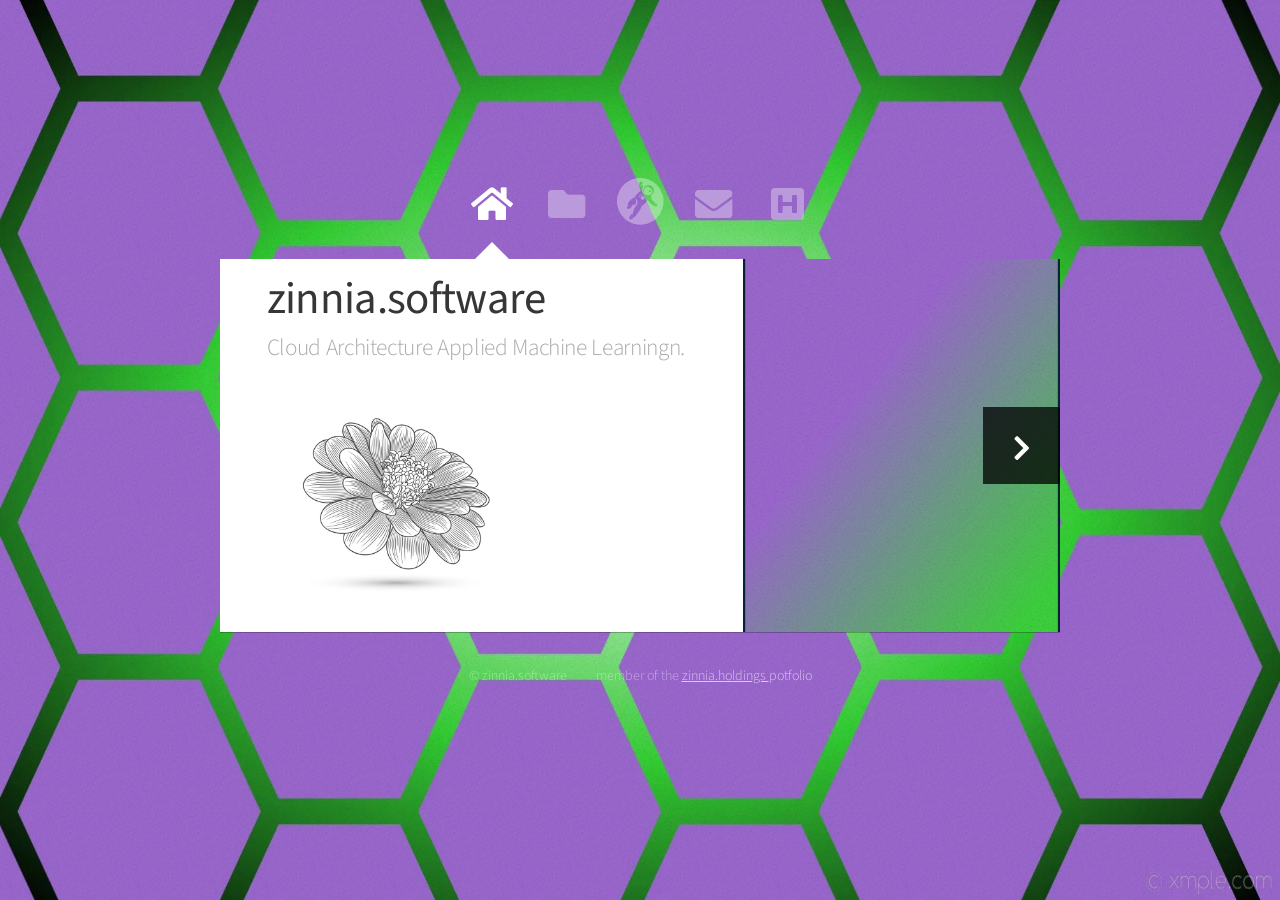
<file: index.html>
<!DOCTYPE HTML>
<!--

-->
<html>
	<head>
		<title>zinnia.software</title>
		<meta charset="utf-8" />
		<meta name="viewport" content="width=device-width, initial-scale=1, user-scalable=no" />
		<link rel="stylesheet" href="assets/css/main.css" />
		<link rel="stylesheet" href="assets/css/font-awesome.min.css">
		<noscript>
			<link rel="stylesheet" href="assets/css/noscript.css" />
		</noscript>
	</head>
	<body class="is-preload">
		
		<!-- Wrapper-->
		<div id="wrapper">
			
			<!-- Nav -->
			<nav id="nav">
				<a href="#" class="icon solid fa-home">
					<span>Home</span>
				</a>
				<a href="#work" class="icon solid fa-folder">
					<span>Portfolio</span>
				</a>
				<a href="basic.html">
					<i class="fa fa-grav" aria-hidden="true">
						
					</i>
					<span>Hyperspace</span>
				</a>
				<a href="mailto:info@zinnia.holdings" class="icon solid fa-envelope">
					<span>Contact</span>
				</a>
				<a href="https://zinnialabs.science/" class="icon solid fa-h-square">
					<span>Headquarters</span>
				</a>
			</nav>
			
			<!-- Main -->
			<div id="main">
				
				<!-- Me -->
				
				<article id="home" class="panel intro">
					<header>
						<h1>zinnia.software</h1>
						<p>Cloud Architecture </ br>
						Applied Machine Learningn. </p>
						
						<div id="container" "col-4 col-6-medium col-12-small">
							<a href="#" class="image fit">
								<img src="images/Ex2.jpg" alt="">
							</a>
						</div>
					</header>
					<a href="#work" class="jumplink pic">
						<span class="arrow icon solid fa-chevron-right">
							<span>Code Packages</span>
						</span>
						<img src="images/me.jpg" alt="" />
					</a>
				</article>
				<!-- Work -->
				<article id="work" class="panel">
					<header>
						<h2>Built under constraints. Deployed in reality.</h2>
						<p>From research to execution surfaces.</p>
					</header>
				</header>
					<a href="https://github.com/paulohl?tab=repositories" 
						class="image fit" 
						style="display: flex; justify-content: left; align-items: center;">
						<img src="images/github.webp" alt="repositories" style="width: 40px; height: 40px;">
					</a>
					<p>GitHub repositories</p>
					<section>
						<div class="row">
							<div id="container"; "col-4 col-4-medium col-12-small">
								<a href="https://github.com/paulohl" 
									class="image fit"
									style="display: flex; justify-content: left; align-items: center;">
									<img src="images/pic00.jpg" alt="repositories">
								</a>
								<p id="text"style="font-size: 18px; color: #FFFFFF;">repositories</p>
							</div>
							<div id="container"; "col-4 col-6-medium col-12-small">
								<a href="https://github.com/paulohl/markdown-cheatsheet/" 
									class="image fit"
									style="display: flex; justify-content: left; align-items: center;">
									<img src="images/pic00.jpg"
										alt="markdown cheat sheet">
								</a>
								<p id="text" style="font-size: 18px; color: #ffffff;">.md cheat sheet</p>
							</div>
							<div id="container" "col-4 col-6-medium col-12-small">
								<a href="https://github.com/paulohl/google-pay-button/" 
									class="image fit" 
									style="display: flex; justify-content: left; align-items: center;">
									<img src="images/pic00.jpg" alt="Google Pay">
								</a>
								<p id="text" style="font-size: 18px; color: #ffffff;">Google Pay</p>
							</div>
							<div id="container" "col-4 col-6-medium col-12-small">
								<a href="https://github.com/paulohl/computer_vision/" 
									class="image fit" 
									style="display: flex; justify-content: left; align-items: center;"><img src="images/pic00.jpg" alt="Computer vision">
								</a>
								<p id="text" 
									style="font-size: 18px; color: #ffffff;">Computer vision</p>
							</div>
							<div id="container" "col-4 col-6-medium col-12-small">
								<a href="https://github.com/paulohl/zinnialabs.science/" 
									class="image fit" 
									style="display: flex; justify-content: left; align-items: center;">
									<img src="images/pic00.jpg" alt="zinnialabs.science">
								</a>
								<p id="text" style="font-size: 18px; color: #ffffff;">zinnialabs.science</p>
							</div>
							<div id="container" "col-4 col-6-medium col-12-small">
								<a href="https://github.com/paulohl/hypothesis-llm/" 
									class="image fit" 
									style="display: flex; justify-content: left; align-items: center;">
									<img src="images/pic00.jpg" 
										alt="Academia.edu LLM Hypothesis">
								</a>
								<p id="text" 
									style="font-size: 18px; color: #FFFFFF;">Academia.edu LLM hypothesis</p>
							</div>
							<div id="container" "col-4 col-6-medium col-12-small">
								<a href="https://github.com/paulohl/published_articles/" 
									class="image fit" 
									style="display: flex; justify-content: left; align-items: center;">
									<img src="images/pic00.jpg" 
										alt="Research Papers">
								</a>
								<p id="text" style="font-size: 18px; color: #ffffff;">Aeticles</p>
							</div>
							<div id="container" "col-4 col-6-medium col-12-small">
								<a href="https://github.com/paulohl/AWS_master_class/" 
									class="image fit" 
									style="display: flex; justify-content: left; align-items: center;">
									<img src="images/pic00.jpg" alt="AWS Master Class">
								</a>
								<p id="text" 
									style="font-size: 18px; color: #ffffff;">AWS Master Class (Manuscript)</p>
							</div>
							<div id="container" "col-4 col-6-medium col-12-small">
								<a href="https://github.com/paulohl/embed_pmnt_processors/" 
								class="image fit" 
								style="display: flex; justify-content: left; align-items: center;">
								<img src="images/pic00.jpg" alt="Embedded payment processors">
								</a>
								<p id="text" style="font-size: 18px; color:#ffffff;">Embedded payment processors</p>
							</div>
							<div id="container" "col-4 col-6-medium col-12-small">
								<a href="https://github.com/paulohl/Gold_Silver_Valuation" 
									class="image fit" 
									style="display: flex; justify-content: left; align-items: center;">
									<img src="images/pic00.jpg" alt="Gold / Silver Macro Economy">
								</a>
								<p id="text" style="font-size: 18px; color: #ffffff;">Gold/Silver Macro Economics</p>
							</div>
							<div id="container" "col-4 col-6-medium col-12-small">
								<a href="https://github.com/paulohl/hyperv-mapper/" 
									class="image fit"lstyle="display: flex; justify-content: left; align-items: center;">
									<img src="images/pic00.jpg" 
										alt="Hyper-V Automation">
								</a>
								<p id="text"style="font-size: 18px; color: #ffffff;">Hyper-V Automation</p>
							</div>
							<div id="container" "col-4 col-6-medium col-12-small">
								<a href="https://github.com/paulohl/hugging_face_diffusers/" 
									class="image fit" 
									style="display: flex; justify-content: left; align-items: center;">
									<img id=ïmage" src="images/pic00.jpg" alt="Hugging Face Diffusers Library (book)">
								</a>
								<p id="text" style="font-size: 18px; color: #ffffff;">Hugging Face Diffusers (Manuscript)</p>
							</div>
						</div>
					</section>
				</article>
			</div>
			
			<!-- Footer -->
			<div id="footer">
				<ul class="copyright">
					<li>&copy; zinnia.software<li>
						
					</li>member of the <a href="http://zinnia.holdings">zinnia.holdings  <a>
					</li>
						<li>   potfolio</li>
				</ul>
			</div>
			</div>
						<script src="assets/js/jquery.min.js">
							
						</script>
						<script src="assets/js/browser.min.js">
							
						</script>
						<script src="assets/js/breakpoints.min.js">
									
						</script>
						<script src="assets/js/util.js">
									
						</script>
						<script src="assets/js/main.js">
								
						</script>
	</body>
</html>
</file>
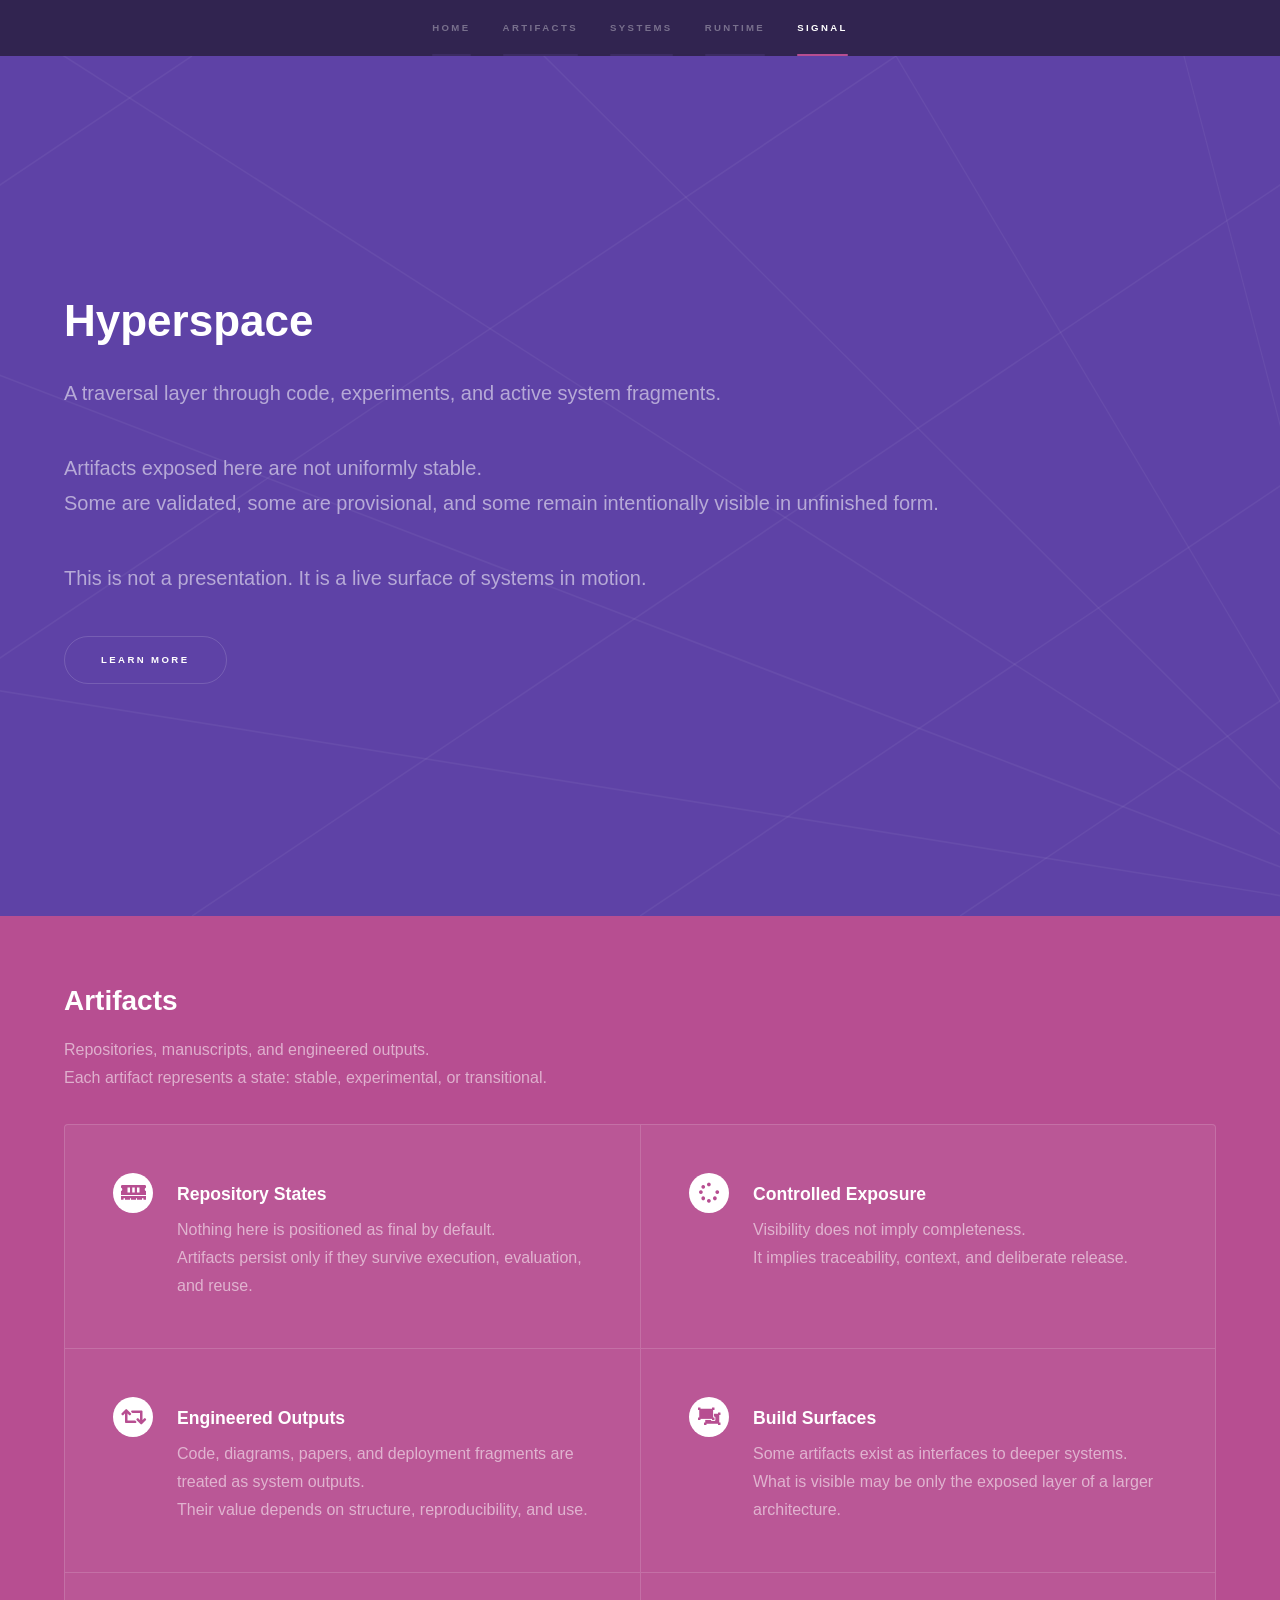
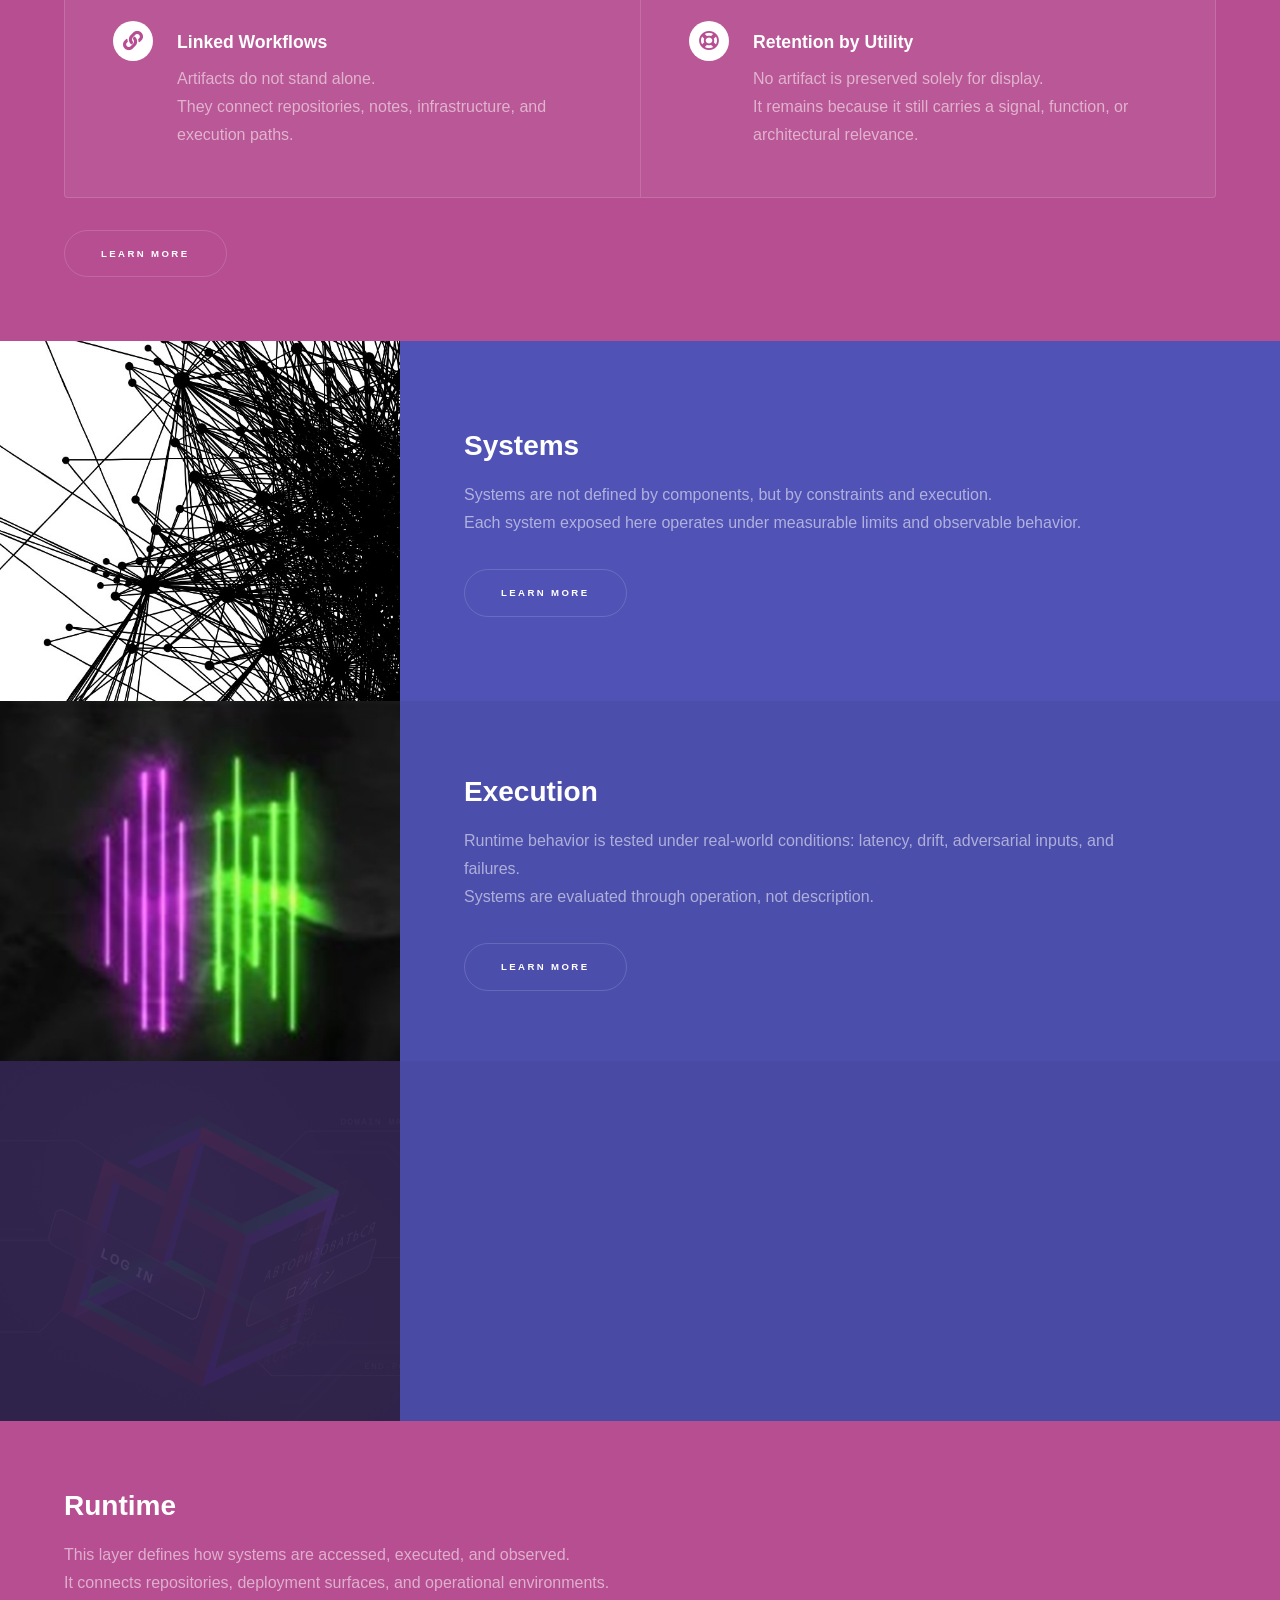
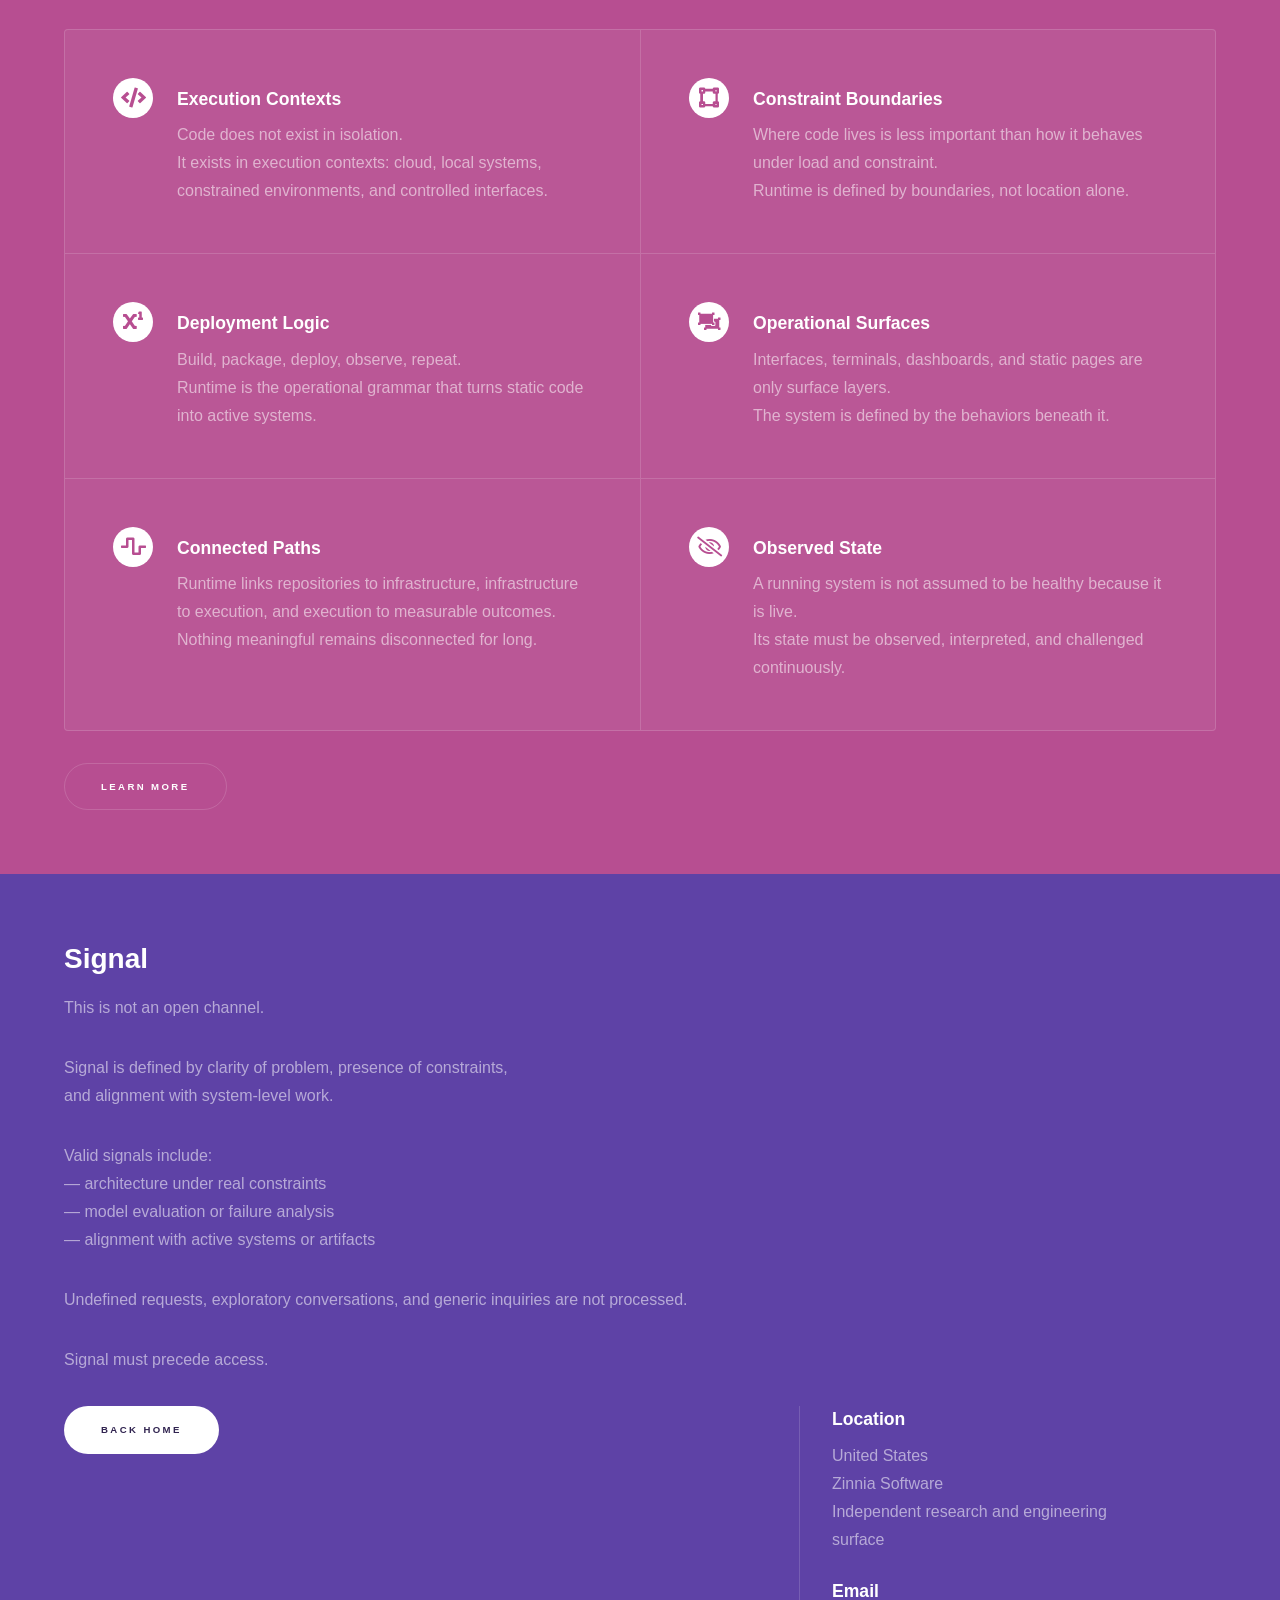
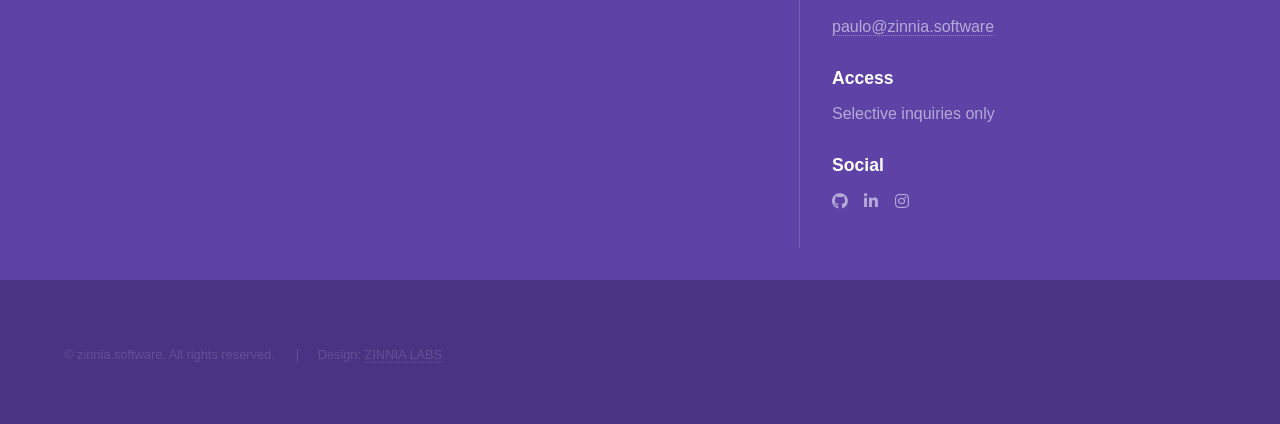
<file: basic.html>
<!DOCTYPE HTML>
<!---->

<html>
	<head>
		<title>Hyperspace by Zinnia Labs</title>
		<meta charset="utf-8" />
		<meta name="viewport" content="width=device-width, initial-scale=1, user-scalable=no" />
		<link rel="stylesheet" href="assets/css/mainS.css" />
		<noscript>
			<link rel="stylesheet" href="assets/css/noscript.css" />
		</noscript>
	</head>
	<body class="is-preload">

		<!-- Sidebar -->
			<section id="sidebar">
				<div class="inner">
					<nav>
						<ul>
							<li>
								<a href="index.html">Home</a>
							</li>
							<li>
								<a href="#zero">Artifacts</a>
							</li>
							<li>
								<a href="#one">Systems</a>
							</li>
							<li>
								<a href="#two">Runtime</a>
							</li>
							<li>
								<a href="#three">Signal</a>
							</li>
						</ul>
					</nav>
				</div>
			</section>

		<!-- Wrapper -->
			<div id="wrapper">

				<!-- Intro -->
					<section id="intro" class="wrapper style1 fullscreen fade-up">
						<div class="inner">
							<h1>Hyperspace</h1>
							<p>A traversal layer through code, experiments, and active system fragments.</p>
							<p>
								Artifacts exposed here are not uniformly stable.<br />
								Some are validated, some are provisional, and some remain intentionally visible in unfinished form.
							</p>
							<p>This is not a presentation. It is a live surface of systems in motion.</p>
							<ul class="actions">
								<li>
									<a href="#one" class="button scrolly">Learn more</a>
								</li>
							</ul>
						</div>
					</section>

					<!-- Zero -->
					<section id="zero" class="wrapper style3 fade-up">
						<div class="inner">
							<h2>Artifacts</h2>
							<p>
								Repositories, manuscripts, and engineered outputs.<br />
								Each artifact represents a state: stable, experimental, or transitional.
							</p>						
							<div class="features">
								<section>
									<span class="icon solid major fa-memory">
										
									</span>
									<h3>Repository States</h3>
									<p>
										Nothing here is positioned as final by default.<br />
										Artifacts persist only if they survive execution, evaluation, and reuse.
									</p>
								</section>
								<section>
									<span class="icon solid major fa-spinner">
										
									</span>
									<h3>Controlled Exposure</h3>
									<p>
										Visibility does not imply completeness.<br />
										It implies traceability, context, and deliberate release.
									</p>
								</section>
								<section>
									<span class="icon solid major fa-retweet">
										
									</span>
									<h3>Engineered Outputs</h3>
									<p>
										Code, diagrams, papers, and deployment fragments are treated as system outputs.<br />
										Their value depends on structure, reproducibility, and use.
									</p>
								</section>
								<section>
									<span class="icon solid major fa-object-ungroup">
										
									</span>
									<h3>Build Surfaces</h3>
									<p>
										Some artifacts exist as interfaces to deeper systems.<br />
										What is visible may be only the exposed layer of a larger architecture.
									</p>
								</section>
								<section>
									<span class="icon solid major fa-link">
										
									</span>
									<h3>Linked Workflows</h3>
									<p>
										Artifacts do not stand alone.<br />
										They connect repositories, notes, infrastructure, and execution paths.
									</p>
								</section>
								<section>
								<span class="icon major fa-life-ring" aria-hidden="true">									
								</span> 
									<h3>Retention by Utility</h3>
									<p>
										No artifact is preserved solely for display.<br />
										It remains because it still carries a signal, function, or architectural relevance.
									</p>
								</section>
							</div>
							<ul class="actions">
								<li>
									<a href="generic.html" class="button">Learn more</a>
								</li>
							</ul>
						</div>
					</section>

				<!-- One -->
					<section id="one" class="wrapper style2 spotlights">
						<section>
							<a href="#" class="image">
								<img src="images/pic01.jpg" alt="" data-position="center center" />
							</a>
							<div class="content">
								<div class="inner">
									<h2>Systems</h2>
									<p>
										Systems are not defined by components, but by constraints and execution.<br />
										Each system exposed here operates under measurable limits and observable behavior.
									</p>
									<ul class="actions">
										<li>
											<a href="generic.html" class="button">Learn more</a>
										</li>
									</ul>
								</div>
							</div>
						</section>
						<section>
							<a href="#" class="image">
								<img src="images/pic02.jpg" alt="" data-position="top center" />
							</a>
							<div class="content">
								<div class="inner">
									<h2>Execution</h2>
									<p>
										Runtime behavior is tested under real-world conditions: latency, drift, adversarial inputs, and failures.<br />
										Systems are evaluated through operation, not description.
									</p>
								
									<ul class="actions">
										<li>
											<a href="generic.html" class="button">Learn more</a>
										</li>
									</ul>
								</div>
							</div>
						</section>
						<section>
							<a href="#" class="image">
								<img src="images/pic03.png" alt="" data-position="25% 25%" />
							</a>
							<div class="content">
								<div class="inner">
									<h2>Evaluation</h2>
									<p>
										Measurement defines validity.<br />
										Outputs are assessed for stability, reproducibility, and alignment with system constraints.
									</p>
									<ul class="actions">
										<li>
											<a href="generic.html" class="button">Learn more</a>
										</li>
									</ul>
								</div>
							</div>
						</section>
					</section>

				<!-- Two -->
					<section id="two" class="wrapper style3 fade-up">
						<div class="inner">
							<h2>Runtime</h2>
							<p>
								This layer defines how systems are accessed, executed, and observed.<br />
								It connects repositories, deployment surfaces, and operational environments.
							</p>
							<div class="features">
								<section>
									<span class="icon solid major fa-code">
										
									</span>
									<h3>Execution Contexts</h3>
									<p>
										Code does not exist in isolation.<br />
										It exists in execution contexts: cloud, local systems, constrained environments, and controlled interfaces.
									</p>
								</section>
								<section>
									<span class="icon solid major fa-vector-square">
										
									</span>
									<h3>Constraint Boundaries</h3>
									<p>
										Where code lives is less important than how it behaves under load and constraint.<br />
										Runtime is defined by boundaries, not location alone.
									</p>
								</section>
								<section>
									<span class="icon solid major fa-superscript">
										
									</span>
									<h3>Deployment Logic</h3>
									<p>
										Build, package, deploy, observe, repeat.<br />
										Runtime is the operational grammar that turns static code into active systems.
									</p>
								</section>
								<section>
									<span class="icon solid major fa-object-ungroup">
										
									</span>
									<h3>Operational Surfaces</h3>
									<p>
										Interfaces, terminals, dashboards, and static pages are only surface layers.<br />
										The system is defined by the behaviors beneath it.
									</p>
								</section>
								<section>
									<span class="icon solid major fa-wave-square">
										
									</span>
									<h3>Connected Paths</h3>
									<p>
										Runtime links repositories to infrastructure, infrastructure to execution, and execution to measurable outcomes.<br />
										Nothing meaningful remains disconnected for long.
									</p>
								</section>
								<section>
									<span class="icon major fa-eye-slash">
										
									</span>
									<h3>Observed State</h3>
									<p>
										A running system is not assumed to be healthy because it is live.<br />
										Its state must be observed, interpreted, and challenged continuously.
									</p>
								</section>
							</div>
							<ul class="actions">
								<li>
									<a href="generic.html" class="button">Learn more</a>
								</li>
							</ul>
						</div>
					</section>

				<!-- Three -->
					<section id="three" class="wrapper style1 fade-up">
						<div class="inner">
							<h2>Signal</h2>
							<p>This is not an open channel.</p>
							<p>
								Signal is defined by clarity of problem, presence of constraints,<br />
								and alignment with system-level work.
							</p>
							<p>
								Valid signals include:<br />
								— architecture under real constraints<br />
								— model evaluation or failure analysis<br />
								— alignment with active systems or artifacts
							</p>
							<p>Undefined requests, exploratory conversations, and generic inquiries are not processed.</p>
							<p>Signal must precede access.</p>
							<div class="split style1">
								<section>
									<ul class="actions">
									    <li>
									        <a href="https://zinnia.software" class="button primary">BACK HOME</a>
									    </li>
									</ul>
								</section>

								<section>
									<ul class="contact">
										<li>
											<h3>Location</h3>
											<span>United States<br />
											Zinnia Software<br />
											Independent research and engineering surface</span>
										</li>
										<li>
											<h3>Email</h3>
											<a href="mailto:paulo@zinnia.software">paulo@zinnia.software</a>
										</li>
										<li>
											<h3>Access</h3>
											<span>Selective inquiries only</span>
										</li>
										<li>
											<h3>Social</h3>
											<ul class="icons">
												<li>
													<a href="#" class="icon brands fa-github">
														<span class="label">GitHub</span>
													</a>
												</li>
												<li>
													<a href="#" class="icon brands fa-linkedin-in">
														<span class="label">LinkedIn</span>
													</a>
												</li>
												<li>
													<a href="#" class="icon brands fa-instagram">
														<span class="label">Instagram</span>
													</a>
												</li>
											</ul>
										</li>
									</ul>
								</section>
							</div>
						</div>
					</section>
			</div>

		<!-- Footer -->
			<footer id="footer" class="wrapper style1-alt">
				<div class="inner">
					<ul class="menu">
						<li>&copy; zinnia.software. All rights reserved.</li>
						<li>Design: <a href="http://zinnia.software">ZINNIA LABS</a></li>
					</ul>
				</div>
			</footer>

		<!-- Scripts -->
		<script src="assets/js/jquery.min.js"></script>
		<script src="assets/js/jquery.scrollex.min.js"></script>
		<script src="assets/js/jquery.scrolly.min.js"></script>
		<script src="assets/js/browser.min.js"></script>
		<script src="assets/js/breakpoints.min.js"></script>
		<script src="assets/js/utilS.js"></script>
		<script src="assets/js/mainS.js"></script>
	</body>
</html>
</file>
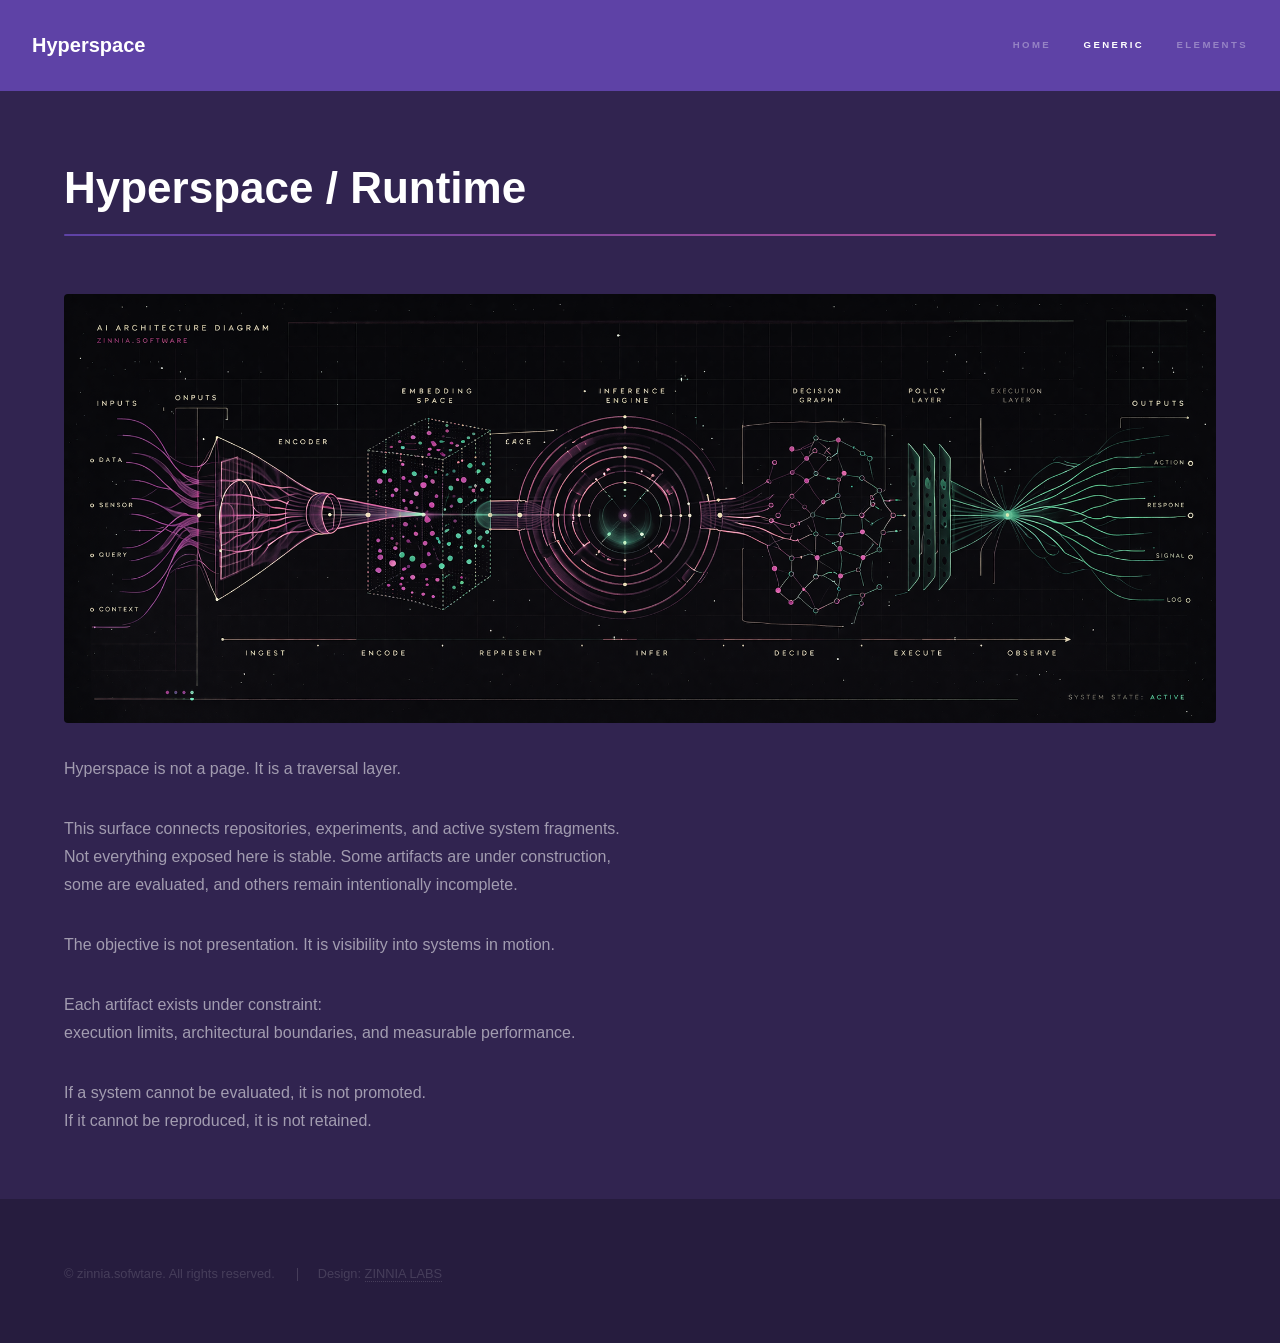
<file: generic.html>
<!DOCTYPE HTML>
<!---->
<html>
	<head>
		<title>Hyperspace / Runtime</title>
		<meta charset="utf-8" />
		<meta name="viewport" content="width=device-width, initial-scale=1, user-scalable=no" />
		<link rel="stylesheet" href="assets/css/mainS.css" />
		<noscript>
			<link rel="stylesheet" href="assets/css/noscript.css" />
		</noscript>
	</head>
	<body class="is-preload">

		<!-- Header -->
			<header id="header">
				<a href="basic.html" class="title">Hyperspace</a>
				<nav>
					<ul>
						<li>
							<a href="basic.html">Home</a>
						</li>
						<li>
							<a href="generic.html" class="active">Generic</a>
						</li>
						<li>
							<a href="elements.html">Elements</a>
						</li>
					</ul>
				</nav>
			</header>

		<!-- Wrapper -->
			<div id="wrapper">

				<!-- Main -->
					<section id="main" class="wrapper">
						<div class="inner">
							<h1 class="major">Hyperspace / Runtime</h1>
							<span class="image fit">
								<img src="images/pic04.png" alt="" />
							</span>
							<p>Hyperspace is not a page. It is a traversal layer.</p>
							<p>This surface connects repositories, experiments, and active system fragments. <br> 
							Not everything exposed here is stable. Some artifacts are under construction, </br >
							some are evaluated, and others remain intentionally incomplete.</p>
							<p>The objective is not presentation. It is visibility into systems in motion.</p>
							<p>Each artifact exists under constraint: <br>
							execution limits, architectural boundaries, and measurable performance.</p>
							<p>If a system cannot be evaluated, it is not promoted. </br>
							If it cannot be reproduced, it is not retained.</p>
						</div>
					</section>

			</div>

		<!-- Footer -->
			<footer id="footer" class="wrapper alt">
				<div class="inner">
					<ul class="menu">
						<li>&copy; zinnia.sofwtare. All rights reserved.</li>
						<li>Design: <a href="http://zinnialabs.science">ZINNIA LABS</a>
						</li>
					</ul>
				</div>
			</footer>

		<!-- Scripts -->
			<script src="assets/js/jquery.min.js">
				
			</script>
		<script src="assets/js/jquery.scrollex.min.js">
			
		</script>
		<script src="assets/js/jquery.scrolly.min.js">
			
		</script>
		<script src="assets/js/browser.min.js">
			
		</script><script src="assets/js/breakpoints.min.js">
			
		</script><script src="assets/js/utilS.js">
			
		</script><script src="assets/js/mainS.js">
			
		</script>

	</body>
</html>
</file>
<file: assets/css/noscript.css>
/*
	Hyperspace by HTML5 UP
	html5up.net | @ajlkn
	Free for personal and commercial use under the CCA 3.0 license (html5up.net/license)
*/

/* Spotlights */

	.spotlights > section > .image:before {
		opacity: 0 !important;
	}

	.spotlights > section > .content > .inner {
		-moz-transform: none !important;
		-webkit-transform: none !important;
		-ms-transform: none !important;
		transform: none !important;
		opacity: 1 !important;
	}

/* Wrapper */

	.wrapper > .inner {
		opacity: 1 !important;
		-moz-transform: none !important;
		-webkit-transform: none !important;
		-ms-transform: none !important;
		transform: none !important;
	}

/* Sidebar */

	#sidebar > .inner {
		opacity: 1 !important;
	}

	#sidebar nav > ul > li {
		-moz-transform: none !important;
		-webkit-transform: none !important;
		-ms-transform: none !important;
		transform: none !important;
		opacity: 1 !important;
	}
</file>
<file: assets/css/main.css>
@import url("https://fonts.googleapis.com/css?family=Source+Sans+Pro:300,400,300italic,400italic");
@import url("fontawesome-all.min.css");

/*
	Astral by HTML5 UP
	html5up.net | @ajlkn
	Free for personal and commercial use under the CCA 3.0 license (html5up.net/license)
*/

html, body, div, span, applet, object,
iframe, h1, h2, h3, h4, h5, h6, p, blockquote,
pre, a, abbr, acronym, address, big, cite,
code, del, dfn, em, img, ins, kbd, q, s, samp,
small, strike, strong, sub, sup, tt, var, b,
u, i, center, dl, dt, dd, ol, ul, li, fieldset,
form, label, legend, table, caption, tbody,
tfoot, thead, tr, th, td, article, aside,
canvas, details, embed, figure, figcaption,
footer, header, hgroup, menu, nav, output, ruby,
section, summary, time, mark, audio, video {
	margin: 0;
	padding: 0;
	border: 0;
	font-size: 100%;
	font: inherit;
	vertical-align: baseline;}

article, aside, details, figcaption, figure,
footer, header, hgroup, menu, nav, section {
	display: block;}

body {
	line-height: 1;
}

ol, ul {
	list-style: none;
}

blockquote, q {
	quotes: none;
}

	blockquote:before, blockquote:after, q:before, q:after {
		content: '';
		content: none;
	}

table {
	border-collapse: collapse;
	border-spacing: 0;
}

body {
	-webkit-text-size-adjust: none;
}

mark {
	background-color: transparent;
	color: inherit;
}

input::-moz-focus-inner {
	border: 0;
	padding: 0;
}

input, select, textarea {
	-moz-appearance: none;
	-webkit-appearance: none;
	-ms-appearance: none;
	appearance: none;
}

/* Row */

	.row {
		display: flex;
		flex-wrap: wrap;
		box-sizing: border-box;
		align-items: stretch;
	}

		.row > * {
			box-sizing: border-box;
		}

		.row.gtr-uniform > * > :last-child {
			margin-bottom: 0;
		}

		.row.aln-left {
			justify-content: flex-start;
		}

		.row.aln-center {
			justify-content: center;
		}

		.row.aln-right {
			justify-content: flex-end;
		}

		.row.aln-top {
			align-items: flex-start;
		}

		.row.aln-middle {
			align-items: center;
		}

		.row.aln-bottom {
			align-items: flex-end;
		}

		.row > .imp {
			order: -1;
		}

		.row > .col-1 {
			width: 8.33333%;
		}

		.row > .off-1 {
			margin-left: 8.33333%;
		}

		.row > .col-2 {
			width: 16.66667%;
		}

		.row > .off-2 {
			margin-left: 16.66667%;
		}

		.row > .col-3 {
			width: 25%;
		}

		.row > .off-3 {
			margin-left: 25%;
		}

		.row > .col-4 {
			width: 33.33333%;
		}

		.row > .off-4 {
			margin-left: 33.33333%;
		}

		.row > .col-5 {
			width: 41.66667%;
		}

		.row > .off-5 {
			margin-left: 41.66667%;
		}

		.row > .col-6 {
			width: 50%;
		}

		.row > .off-6 {
			margin-left: 50%;
		}

		.row > .col-7 {
			width: 58.33333%;
		}

		.row > .off-7 {
			margin-left: 58.33333%;
		}

		.row > .col-8 {
			width: 66.66667%;
		}

		.row > .off-8 {
			margin-left: 66.66667%;
		}

		.row > .col-9 {
			width: 75%;
		}

		.row > .off-9 {
			margin-left: 75%;
		}

		.row > .col-10 {
			width: 83.33333%;
		}

		.row > .off-10 {
			margin-left: 83.33333%;
		}

		.row > .col-11 {
			width: 91.66667%;
		}

		.row > .off-11 {
			margin-left: 91.66667%;
		}

		.row > .col-12 {
			width: 100%;
		}

		.row > .off-12 {
			margin-left: 100%;
		}

		.row.gtr-0 {
			margin-top: 0em;
			margin-left: 0em;
		}

			.row.gtr-0 > * {
				padding: 0em 0 0 0em;
			}

			.row.gtr-0.gtr-uniform {
				margin-top: 0em;
			}

				.row.gtr-0.gtr-uniform > * {
					padding-top: 0em;
				}

		.row.gtr-25 {
			margin-top: -0.3125em;
			margin-left: -0.3125em;
		}

			.row.gtr-25 > * {
				padding: 0.3125em 0 0 0.3125em;
			}

			.row.gtr-25.gtr-uniform {
				margin-top: -0.3125em;
			}

				.row.gtr-25.gtr-uniform > * {
					padding-top: 0.3125em;
				}

		.row.gtr-50 {
			margin-top: -0.625em;
			margin-left: -0.625em;
		}

			.row.gtr-50 > * {
				padding: 0.625em 0 0 0.625em;
			}

			.row.gtr-50.gtr-uniform {
				margin-top: -0.625em;
			}

				.row.gtr-50.gtr-uniform > * {
					padding-top: 0.625em;
				}

		.row {
			margin-top: -1.25em;
			margin-left: -1.25em;
		}

			.row > * {
				padding: 1.25em 0 0 1.25em;
			}

			.row.gtr-uniform {
				margin-top: -1.25em;
			}

				.row.gtr-uniform > * {
					padding-top: 1.25em;
				}

		.row.gtr-150 {
			margin-top: -1.875em;
			margin-left: -1.875em;
		}

			.row.gtr-150 > * {
				padding: 1.875em 0 0 1.875em;
			}

			.row.gtr-150.gtr-uniform {
				margin-top: -1.875em;
			}

				.row.gtr-150.gtr-uniform > * {
					padding-top: 1.875em;
				}

		.row.gtr-200 {
			margin-top: -2.5em;
			margin-left: -2.5em;
		}

			.row.gtr-200 > * {
				padding: 2.5em 0 0 2.5em;
			}

			.row.gtr-200.gtr-uniform {
				margin-top: -2.5em;
			}

				.row.gtr-200.gtr-uniform > * {
					padding-top: 2.5em;
				}

		@media screen and (max-width: 1680px) {

			.row {
				display: flex;
				flex-wrap: wrap;
				box-sizing: border-box;
				align-items: stretch;
			}

				.row > * {
					box-sizing: border-box;
				}

				.row.gtr-uniform > * > :last-child {
					margin-bottom: 0;
				}

				.row.aln-left {
					justify-content: flex-start;
				}

				.row.aln-center {
					justify-content: center;
				}

				.row.aln-right {
					justify-content: flex-end;
				}

				.row.aln-top {
					align-items: flex-start;
				}

				.row.aln-middle {
					align-items: center;
				}

				.row.aln-bottom {
					align-items: flex-end;
				}

				.row > .imp-xlarge {
					order: -1;
				}

				.row > .col-1-xlarge {
					width: 8.33333%;
				}

				.row > .off-1-xlarge {
					margin-left: 8.33333%;
				}

				.row > .col-2-xlarge {
					width: 16.66667%;
				}

				.row > .off-2-xlarge {
					margin-left: 16.66667%;
				}

				.row > .col-3-xlarge {
					width: 25%;
				}

				.row > .off-3-xlarge {
					margin-left: 25%;
				}

				.row > .col-4-xlarge {
					width: 33.33333%;
				}

				.row > .off-4-xlarge {
					margin-left: 33.33333%;
				}

				.row > .col-5-xlarge {
					width: 41.66667%;
				}

				.row > .off-5-xlarge {
					margin-left: 41.66667%;
				}

				.row > .col-6-xlarge {
					width: 50%;
				}

				.row > .off-6-xlarge {
					margin-left: 50%;
				}

				.row > .col-7-xlarge {
					width: 58.33333%;
				}

				.row > .off-7-xlarge {
					margin-left: 58.33333%;
				}

				.row > .col-8-xlarge {
					width: 66.66667%;
				}

				.row > .off-8-xlarge {
					margin-left: 66.66667%;
				}

				.row > .col-9-xlarge {
					width: 75%;
				}

				.row > .off-9-xlarge {
					margin-left: 75%;
				}

				.row > .col-10-xlarge {
					width: 83.33333%;
				}

				.row > .off-10-xlarge {
					margin-left: 83.33333%;
				}

				.row > .col-11-xlarge {
					width: 91.66667%;
				}

				.row > .off-11-xlarge {
					margin-left: 91.66667%;
				}

				.row > .col-12-xlarge {
					width: 100%;
				}

				.row > .off-12-xlarge {
					margin-left: 100%;
				}

				.row.gtr-0 {
					margin-top: 0em;
					margin-left: 0em;
				}

					.row.gtr-0 > * {
						padding: 0em 0 0 0em;
					}

					.row.gtr-0.gtr-uniform {
						margin-top: 0em;
					}

						.row.gtr-0.gtr-uniform > * {
							padding-top: 0em;
						}

				.row.gtr-25 {
					margin-top: -0.3125em;
					margin-left: -0.3125em;
				}

					.row.gtr-25 > * {
						padding: 0.3125em 0 0 0.3125em;
					}

					.row.gtr-25.gtr-uniform {
						margin-top: -0.3125em;
					}

						.row.gtr-25.gtr-uniform > * {
							padding-top: 0.3125em;
						}

				.row.gtr-50 {
					margin-top: -0.625em;
					margin-left: -0.625em;
				}

					.row.gtr-50 > * {
						padding: 0.625em 0 0 0.625em;
					}

					.row.gtr-50.gtr-uniform {
						margin-top: -0.625em;
					}

						.row.gtr-50.gtr-uniform > * {
							padding-top: 0.625em;
						}

				.row {
					margin-top: -1.25em;
					margin-left: -1.25em;
				}

					.row > * {
						padding: 1.25em 0 0 1.25em;
					}

					.row.gtr-uniform {
						margin-top: -1.25em;
					}

						.row.gtr-uniform > * {
							padding-top: 1.25em;
						}

				.row.gtr-150 {
					margin-top: -1.875em;
					margin-left: -1.875em;
				}

					.row.gtr-150 > * {
						padding: 1.875em 0 0 1.875em;
					}

					.row.gtr-150.gtr-uniform {
						margin-top: -1.875em;
					}

						.row.gtr-150.gtr-uniform > * {
							padding-top: 1.875em;
						}

				.row.gtr-200 {
					margin-top: -2.5em;
					margin-left: -2.5em;
				}

					.row.gtr-200 > * {
						padding: 2.5em 0 0 2.5em;
					}

					.row.gtr-200.gtr-uniform {
						margin-top: -2.5em;
					}

						.row.gtr-200.gtr-uniform > * {
							padding-top: 2.5em;
						}

		}

		@media screen and (max-width: 1280px) {

			.row {
				display: flex;
				flex-wrap: wrap;
				box-sizing: border-box;
				align-items: stretch;
			}

				.row > * {
					box-sizing: border-box;
				}

				.row.gtr-uniform > * > :last-child {
					margin-bottom: 0;
				}

				.row.aln-left {
					justify-content: flex-start;
				}

				.row.aln-center {
					justify-content: center;
				}

				.row.aln-right {
					justify-content: flex-end;
				}

				.row.aln-top {
					align-items: flex-start;
				}

				.row.aln-middle {
					align-items: center;
				}

				.row.aln-bottom {
					align-items: flex-end;
				}

				.row > .imp-large {
					order: -1;
				}

				.row > .col-1-large {
					width: 8.33333%;
				}

				.row > .off-1-large {
					margin-left: 8.33333%;
				}

				.row > .col-2-large {
					width: 16.66667%;
				}

				.row > .off-2-large {
					margin-left: 16.66667%;
				}

				.row > .col-3-large {
					width: 25%;
				}

				.row > .off-3-large {
					margin-left: 25%;
				}

				.row > .col-4-large {
					width: 33.33333%;
				}

				.row > .off-4-large {
					margin-left: 33.33333%;
				}

				.row > .col-5-large {
					width: 41.66667%;
				}

				.row > .off-5-large {
					margin-left: 41.66667%;
				}

				.row > .col-6-large {
					width: 50%;
				}

				.row > .off-6-large {
					margin-left: 50%;
				}

				.row > .col-7-large {
					width: 58.33333%;
				}

				.row > .off-7-large {
					margin-left: 58.33333%;
				}

				.row > .col-8-large {
					width: 66.66667%;
				}

				.row > .off-8-large {
					margin-left: 66.66667%;
				}

				.row > .col-9-large {
					width: 75%;
				}

				.row > .off-9-large {
					margin-left: 75%;
				}

				.row > .col-10-large {
					width: 83.33333%;
				}

				.row > .off-10-large {
					margin-left: 83.33333%;
				}

				.row > .col-11-large {
					width: 91.66667%;
				}

				.row > .off-11-large {
					margin-left: 91.66667%;
				}

				.row > .col-12-large {
					width: 100%;
				}

				.row > .off-12-large {
					margin-left: 100%;
				}

				.row.gtr-0 {
					margin-top: 0em;
					margin-left: 0em;
				}

					.row.gtr-0 > * {
						padding: 0em 0 0 0em;
					}

					.row.gtr-0.gtr-uniform {
						margin-top: 0em;
					}

						.row.gtr-0.gtr-uniform > * {
							padding-top: 0em;
						}

				.row.gtr-25 {
					margin-top: -0.3125em;
					margin-left: -0.3125em;
				}

					.row.gtr-25 > * {
						padding: 0.3125em 0 0 0.3125em;
					}

					.row.gtr-25.gtr-uniform {
						margin-top: -0.3125em;
					}

						.row.gtr-25.gtr-uniform > * {
							padding-top: 0.3125em;
						}

				.row.gtr-50 {
					margin-top: -0.625em;
					margin-left: -0.625em;
				}

					.row.gtr-50 > * {
						padding: 0.625em 0 0 0.625em;
					}

					.row.gtr-50.gtr-uniform {
						margin-top: -0.625em;
					}

						.row.gtr-50.gtr-uniform > * {
							padding-top: 0.625em;
						}

				.row {
					margin-top: -1.25em;
					margin-left: -1.25em;
				}

					.row > * {
						padding: 1.25em 0 0 1.25em;
					}

					.row.gtr-uniform {
						margin-top: -1.25em;
					}

						.row.gtr-uniform > * {
							padding-top: 1.25em;
						}

				.row.gtr-150 {
					margin-top: -1.875em;
					margin-left: -1.875em;
				}

					.row.gtr-150 > * {
						padding: 1.875em 0 0 1.875em;
					}

					.row.gtr-150.gtr-uniform {
						margin-top: -1.875em;
					}

						.row.gtr-150.gtr-uniform > * {
							padding-top: 1.875em;
						}

				.row.gtr-200 {
					margin-top: -2.5em;
					margin-left: -2.5em;
				}

					.row.gtr-200 > * {
						padding: 2.5em 0 0 2.5em;
					}

					.row.gtr-200.gtr-uniform {
						margin-top: -2.5em;
					}

						.row.gtr-200.gtr-uniform > * {
							padding-top: 2.5em;
						}

		}

		@media screen and (max-width: 980px) {

			.row {
				display: flex;
				flex-wrap: wrap;
				box-sizing: border-box;
				align-items: stretch;
			}

				.row > * {
					box-sizing: border-box;
				}

				.row.gtr-uniform > * > :last-child {
					margin-bottom: 0;
				}

				.row.aln-left {
					justify-content: flex-start;
				}

				.row.aln-center {
					justify-content: center;
				}

				.row.aln-right {
					justify-content: flex-end;
				}

				.row.aln-top {
					align-items: flex-start;
				}

				.row.aln-middle {
					align-items: center;
				}

				.row.aln-bottom {
					align-items: flex-end;
				}

				.row > .imp-medium {
					order: -1;
				}

				.row > .col-1-medium {
					width: 8.33333%;
				}

				.row > .off-1-medium {
					margin-left: 8.33333%;
				}

				.row > .col-2-medium {
					width: 16.66667%;
				}

				.row > .off-2-medium {
					margin-left: 16.66667%;
				}

				.row > .col-3-medium {
					width: 25%;
				}

				.row > .off-3-medium {
					margin-left: 25%;
				}

				.row > .col-4-medium {
					width: 33.33333%;
				}

				.row > .off-4-medium {
					margin-left: 33.33333%;
				}

				.row > .col-5-medium {
					width: 41.66667%;
				}

				.row > .off-5-medium {
					margin-left: 41.66667%;
				}

				.row > .col-6-medium {
					width: 50%;
				}

				.row > .off-6-medium {
					margin-left: 50%;
				}

				.row > .col-7-medium {
					width: 58.33333%;
				}

				.row > .off-7-medium {
					margin-left: 58.33333%;
				}

				.row > .col-8-medium {
					width: 66.66667%;
				}

				.row > .off-8-medium {
					margin-left: 66.66667%;
				}

				.row > .col-9-medium {
					width: 75%;
				}

				.row > .off-9-medium {
					margin-left: 75%;
				}

				.row > .col-10-medium {
					width: 83.33333%;
				}

				.row > .off-10-medium {
					margin-left: 83.33333%;
				}

				.row > .col-11-medium {
					width: 91.66667%;
				}

				.row > .off-11-medium {
					margin-left: 91.66667%;
				}

				.row > .col-12-medium {
					width: 100%;
				}

				.row > .off-12-medium {
					margin-left: 100%;
				}

				.row.gtr-0 {
					margin-top: 0em;
					margin-left: 0em;
				}

					.row.gtr-0 > * {
						padding: 0em 0 0 0em;
					}

					.row.gtr-0.gtr-uniform {
						margin-top: 0em;
					}

						.row.gtr-0.gtr-uniform > * {
							padding-top: 0em;
						}

				.row.gtr-25 {
					margin-top: -0.3125em;
					margin-left: -0.3125em;
				}

					.row.gtr-25 > * {
						padding: 0.3125em 0 0 0.3125em;
					}

					.row.gtr-25.gtr-uniform {
						margin-top: -0.3125em;
					}

						.row.gtr-25.gtr-uniform > * {
							padding-top: 0.3125em;
						}

				.row.gtr-50 {
					margin-top: -0.625em;
					margin-left: -0.625em;
				}

					.row.gtr-50 > * {
						padding: 0.625em 0 0 0.625em;
					}

					.row.gtr-50.gtr-uniform {
						margin-top: -0.625em;
					}

						.row.gtr-50.gtr-uniform > * {
							padding-top: 0.625em;
						}

				.row {
					margin-top: -1.25em;
					margin-left: -1.25em;
				}

					.row > * {
						padding: 1.25em 0 0 1.25em;
					}

					.row.gtr-uniform {
						margin-top: -1.25em;
					}

						.row.gtr-uniform > * {
							padding-top: 1.25em;
						}

				.row.gtr-150 {
					margin-top: -1.875em;
					margin-left: -1.875em;
				}

					.row.gtr-150 > * {
						padding: 1.875em 0 0 1.875em;
					}

					.row.gtr-150.gtr-uniform {
						margin-top: -1.875em;
					}

						.row.gtr-150.gtr-uniform > * {
							padding-top: 1.875em;
						}

				.row.gtr-200 {
					margin-top: -2.5em;
					margin-left: -2.5em;
				}

					.row.gtr-200 > * {
						padding: 2.5em 0 0 2.5em;
					}

					.row.gtr-200.gtr-uniform {
						margin-top: -2.5em;
					}

						.row.gtr-200.gtr-uniform > * {
							padding-top: 2.5em;
						}

		}

		@media screen and (max-width: 736px) {

			.row {
				display: flex;
				flex-wrap: wrap;
				box-sizing: border-box;
				align-items: stretch;
			}

				.row > * {
					box-sizing: border-box;
				}

				.row.gtr-uniform > * > :last-child {
					margin-bottom: 0;
				}

				.row.aln-left {
					justify-content: flex-start;
				}

				.row.aln-center {
					justify-content: center;
				}

				.row.aln-right {
					justify-content: flex-end;
				}

				.row.aln-top {
					align-items: flex-start;
				}

				.row.aln-middle {
					align-items: center;
				}

				.row.aln-bottom {
					align-items: flex-end;
				}

				.row > .imp-small {
					order: -1;
				}

				.row > .col-1-small {
					width: 8.33333%;
				}

				.row > .off-1-small {
					margin-left: 8.33333%;
				}

				.row > .col-2-small {
					width: 16.66667%;
				}

				.row > .off-2-small {
					margin-left: 16.66667%;
				}

				.row > .col-3-small {
					width: 25%;
				}

				.row > .off-3-small {
					margin-left: 25%;
				}

				.row > .col-4-small {
					width: 33.33333%;
				}

				.row > .off-4-small {
					margin-left: 33.33333%;
				}

				.row > .col-5-small {
					width: 41.66667%;
				}

				.row > .off-5-small {
					margin-left: 41.66667%;
				}

				.row > .col-6-small {
					width: 50%;
				}

				.row > .off-6-small {
					margin-left: 50%;
				}

				.row > .col-7-small {
					width: 58.33333%;
				}

				.row > .off-7-small {
					margin-left: 58.33333%;
				}

				.row > .col-8-small {
					width: 66.66667%;
				}

				.row > .off-8-small {
					margin-left: 66.66667%;
				}

				.row > .col-9-small {
					width: 75%;
				}

				.row > .off-9-small {
					margin-left: 75%;
				}

				.row > .col-10-small {
					width: 83.33333%;
				}

				.row > .off-10-small {
					margin-left: 83.33333%;
				}

				.row > .col-11-small {
					width: 91.66667%;
				}

				.row > .off-11-small {
					margin-left: 91.66667%;
				}

				.row > .col-12-small {
					width: 100%;
				}

				.row > .off-12-small {
					margin-left: 100%;
				}

				.row.gtr-0 {
					margin-top: 0em;
					margin-left: 0em;
				}

					.row.gtr-0 > * {
						padding: 0em 0 0 0em;
					}

					.row.gtr-0.gtr-uniform {
						margin-top: 0em;
					}

						.row.gtr-0.gtr-uniform > * {
							padding-top: 0em;
						}

				.row.gtr-25 {
					margin-top: -0.3125em;
					margin-left: -0.3125em;
				}

					.row.gtr-25 > * {
						padding: 0.3125em 0 0 0.3125em;
					}

					.row.gtr-25.gtr-uniform {
						margin-top: -0.3125em;
					}

						.row.gtr-25.gtr-uniform > * {
							padding-top: 0.3125em;
						}

				.row.gtr-50 {
					margin-top: -0.625em;
					margin-left: -0.625em;
				}

					.row.gtr-50 > * {
						padding: 0.625em 0 0 0.625em;
					}

					.row.gtr-50.gtr-uniform {
						margin-top: -0.625em;
					}

						.row.gtr-50.gtr-uniform > * {
							padding-top: 0.625em;
						}

				.row {
					margin-top: -1.25em;
					margin-left: -1.25em;
				}

					.row > * {
						padding: 1.25em 0 0 1.25em;
					}

					.row.gtr-uniform {
						margin-top: -1.25em;
					}

						.row.gtr-uniform > * {
							padding-top: 1.25em;
						}

				.row.gtr-150 {
					margin-top: -1.875em;
					margin-left: -1.875em;
				}

					.row.gtr-150 > * {
						padding: 1.875em 0 0 1.875em;
					}

					.row.gtr-150.gtr-uniform {
						margin-top: -1.875em;
					}

						.row.gtr-150.gtr-uniform > * {
							padding-top: 1.875em;
						}

				.row.gtr-200 {
					margin-top: -2.5em;
					margin-left: -2.5em;
				}

					.row.gtr-200 > * {
						padding: 2.5em 0 0 2.5em;
					}

					.row.gtr-200.gtr-uniform {
						margin-top: -2.5em;
					}

						.row.gtr-200.gtr-uniform > * {
							padding-top: 2.5em;
						}

		}

/* Basic */

	html {
		box-sizing: border-box;
	}

	*, *:before, *:after {
		box-sizing: inherit;
	}

	body {
		background-image: url("images/overlay.png"), url("images/bg.jpg");
		background-repeat: repeat, no-repeat;
		background-size: auto, 100% 100%;
		background-attachment: fixed;
		overflow-y: scroll;
	}

		body.is-preload *, body.is-preload *:before, body.is-preload *:after {
			-moz-animation: none !important;
			-webkit-animation: none !important;
			-ms-animation: none !important;
			animation: none !important;
			-moz-transition: none !important;
			-webkit-transition: none !important;
			-ms-transition: none !important;
			transition: none !important;
		}

	body, input, textarea, select {
		font-family: 'Source Sans Pro', sans-serif;
		font-weight: 300;
		color: #777777;
		font-size: 20pt;
		line-height: 1.75em;
	}

		@media screen and (max-width: 1680px) {

			body, input, textarea, select {
				font-size: 15pt;
			}

		}

		@media screen and (max-width: 1280px) {

			body, input, textarea, select {
				font-size: 14pt;
			}

		}

		@media screen and (max-width: 736px) {

			body, input, textarea, select {
				font-size: 12pt;
			}

		}

		@media screen and (max-width: 360px) {

			body, input, textarea, select {
				font-size: 11pt;
			}

		}

	strong, b, h1, h2, h3, h4, h5, h6 {
		font-weight: 400;
		color: #363636;
	}

	h1 {
		font-size: 2.4em;
		letter-spacing: -0.015em;
	}

	h2 {
		font-size: 1.8em;
		letter-spacing: -0.015em;
	}

	h3, h4, h5, h6 {
		font-size: 1.25em;
		letter-spacing: -0.015em;
	}

	@media screen and (max-width: 736px) {

		h1 {
			font-size: 1.75em;
		}

		h2 {
			font-size: 1.375em;
		}

		h3, h4, h5, h6 {
			font-size: 1em;
		}

	}

	blockquote {
		border-left: solid 0.5em #ddd;
		padding: 1em 0 1em 2em;
		font-style: italic;
	}

	em, i {
		font-style: italic;
	}

	hr {
		border: 0;
		border-top: solid 1px #ddd;
		padding: 1.5em 0 0 0;
		margin: 1.75em 0 0 0;
	}

	sub {
		position: relative;
		top: 0.5em;
		font-size: 0.8em;
	}

	sup {
		position: relative;
		top: -0.5em;
		font-size: 0.8em;
	}

	br.clear {
		clear: both;
	}

	p, ul, ol, dl, table, blockquote, form {
		margin-bottom: 2em;
	}

/* Table */

	table {
		width: 100%;
	}

		table.default tbody tr {
			border-bottom: solid 1px #f4f4f4;
		}

		table.default td {
			padding: 0.5em 1em 0.5em 1em;
		}

		table.default th {
			text-align: left;
			font-weight: 400;
			padding: 0.5em 1em 0.5em 1em;
		}

		table.default thead {
			border-bottom: solid 2px #f4f4f4;
		}

/* Form */

	form label {
		display: block;
		font-weight: 400;
		color: #363636;
		margin: 0 0 1em 0;
	}

	form input[type="text"],
	form input[type="email"],
	form input[type="password"],
	form select,
	form textarea {
		-webkit-appearance: none;
		border: 0;
		background: #f4f4f4;
		padding: 0.75em;
		width: 100%;
		-moz-transition: background-color .25s ease-in-out;
		-webkit-transition: background-color .25s ease-in-out;
		-ms-transition: background-color .25s ease-in-out;
		transition: background-color .25s ease-in-out;
	}

		form input[type="text"]:focus,
		form input[type="email"]:focus,
		form input[type="password"]:focus,
		form select:focus,
		form textarea:focus {
			background: #f8f8f8;
		}

	form input[type="text"],
	form input[type="email"],
	form input[type="password"],
	form select {
		line-height: 1.35em;
	}

	form ::-webkit-input-placeholder {
		color: #999;
	}

	form :-moz-placeholder {
		color: #999;
	}

	form ::-moz-placeholder {
		color: #999;
	}

	form :-ms-input-placeholder {
		color: #999;
	}

/* Section/Article */

	section, article {
		margin-bottom: 3em;
	}

		section > :last-child, section:last-child, article > :last-child, article:last-child {
			margin-bottom: 0;
		}

	header {
		margin: 0 0 1.5em 0;
	}

		header > p {
			margin: 0.5em 0 0 0;
			color: #aaa;
		}

		@media screen and (max-width: 736px) {

			header {
				margin: 0 0 1em 0;
			}

		}


/* Image */

	.image {
		display: inline-block;
	}

		.image img {
			display: block;
			width: 100%;
		}

		.image.fit {
			display: block;
			width: 100%;
		}

		.image.featured {
			display: block;
			width: 100%;
			margin: 0 0 2em 0;
		}

		.image.left {
			float: left;
			margin: 0 2em 2em 0;
		}

		.image.centered {
			display: block;
			margin: 0 0 2em 0;
		}

			.image.centered img {
				margin: 0 auto;
				width: auto;
			}

/* Button */

	input[type="button"],
	input[type="submit"],
	input[type="reset"],
	button,
	.button {
		-moz-transition: background-color .25s ease-in-out;
		-webkit-transition: background-color .25s ease-in-out;
		-ms-transition: background-color .25s ease-in-out;
		transition: background-color .25s ease-in-out;
		-webkit-appearance: none;
		display: inline-block;
		background-color: #222222;
		color: #ffffff;
		border: 0;
		cursor: pointer;
		outline: 0;
		padding: 0.7em 1.5em 0.7em 1.5em;
	}

		input[type="button"]:hover,
		input[type="submit"]:hover,
		input[type="reset"]:hover,
		button:hover,
		.button:hover {
			background-color: #333333;
		}

		input[type="button"]:active,
		input[type="submit"]:active,
		input[type="reset"]:active,
		button:active,
		.button:active {
			background-color: #444444;
		}

		input[type="button"].alt,
		input[type="submit"].alt,
		input[type="reset"].alt,
		button.alt,
		.button.alt {
			background-color: #777777;
		}

			input[type="button"].alt:hover,
			input[type="submit"].alt:hover,
			input[type="reset"].alt:hover,
			button.alt:hover,
			.button.alt:hover {
				background-color: #888888;
			}

			input[type="button"].alt:active,
			input[type="submit"].alt:active,
			input[type="reset"].alt:active,
			button.alt:active,
			.button.alt:active {
				background-color: #999999;
			}

		input[type="button"].small,
		input[type="submit"].small,
		input[type="reset"].small,
		button.small,
		.button.small {
			font-size: 0.75em;
		}

		input[type="button"].large,
		input[type="submit"].large,
		input[type="reset"].large,
		button.large,
		.button.large {
			font-size: 1.25em;
			padding: 0.5em 1.25em 0.5em 1.25em;
		}

		input[type="button"].xlarge,
		input[type="submit"].xlarge,
		input[type="reset"].xlarge,
		button.xlarge,
		.button.xlarge {
			font-size: 1.5em;
			padding: 0.5em 1.25em 0.5em 1.25em;
		}

		@media screen and (max-width: 736px) {

			input[type="button"],
			input[type="submit"],
			input[type="reset"],
			button,
			.button {
				width: 100%;
			}

		}

/* List */

	ul {
		list-style: disc;
		padding-left: 1em;
	}

		ul li {
			padding-left: 0.5em;
		}

	ol {
		list-style: decimal;
		padding-left: 1.25em;
	}

		ol li {
			padding-left: 0.25em;
		}

/* Actions */

	ul.actions {
		list-style: none;
		padding-left: 0;
	}

		ul.actions li {
			display: inline-block;
			padding-left: 0;
			margin: 0 0 0 0.5em;
		}

			ul.actions li:first-child {
				margin-left: 0;
			}

		@media screen and (max-width: 736px) {

			ul.actions li {
				display: block;
				margin: 0.75em 0 0 0;
			}

				ul.actions li:first-child {
					margin-top: 0;
				}

		}

/* Icons */

	.icon {
		text-decoration: none;
		position: relative;
		text-decoration: none;
	}

		.icon:before {
			-moz-osx-font-smoothing: grayscale;
			-webkit-font-smoothing: antialiased;
			display: inline-block;
			font-style: normal;
			font-variant: normal;
			text-rendering: auto;
			line-height: 1;
			text-transform: none !important;
			font-family: 'Font Awesome 5 Free';
			font-weight: 400;
		}

		.icon.solid:before {
			font-weight: 900;
		}

		.icon.brands:before {
			font-family: 'Font Awesome 5 Brands';
		}

		.icon:before {
			line-height: inherit;
		}

		.icon > .label {
			display: none;
		}

/* Nav */

	#nav {
		text-align: center;
		height: 4.25em;
		cursor: default;
	}

		#nav a {
			position: relative;
			display: inline-block;
			color: #ffffff;
			width: 1em;
			height: 1em;
			line-height: 0.9em;
			font-size: 2.5em;
			margin: 0 0.25em 0 0.25em;
			opacity: 0.35;
			outline: 0;
			-moz-transition: opacity .25s ease-in-out;
			-webkit-transition: opacity .25s ease-in-out;
			-ms-transition: opacity .25s ease-in-out;
			transition: opacity .25s ease-in-out;
		}

			#nav a.icon:before {
				padding-right: 0;
			}

			#nav a:before {
				font-size: 0.8em;
			}

			#nav a:after {
				content: '';
				display: block;
				position: absolute;
				left: 50%;
				bottom: -0.75em;
				margin-left: -0.5em;
				border-bottom: solid 0em #ffffff;
				border-left: solid 0.5em transparent;
				border-right: solid 0.5em transparent;
				-moz-transition: border-bottom-width .25s ease-in-out;
				-webkit-transition: border-bottom-width .25s ease-in-out;
				-ms-transition: border-bottom-width .25s ease-in-out;
				transition: border-bottom-width .25s ease-in-out;
			}

			#nav a span {
				display: block;
				position: absolute;
				background: #222222;
				color: #ffffff;
				top: -2.75em;
				font-size: 0.3em;
				height: 2.25em;
				line-height: 2.25em;
				left: 50%;
				opacity: 0;
				-moz-transition: opacity .25s ease-in-out;
				-webkit-transition: opacity .25s ease-in-out;
				-ms-transition: opacity .25s ease-in-out;
				transition: opacity .25s ease-in-out;
				width: 5.5em;
				margin-left: -2.75em;
			}

				#nav a span:after {
					content: '';
					display: block;
					position: absolute;
					bottom: -0.4em;
					left: 50%;
					margin-left: -0.6em;
					border-top: solid 0.6em #222222;
					border-left: solid 0.6em transparent;
					border-right: solid 0.6em transparent;
				}

			#nav a:hover {
				opacity: 1.0;
			}

				#nav a:hover span {
					opacity: 1.0;
				}

			#nav a.active {
				opacity: 1.0;
			}

				#nav a.active:after {
					border-bottom-width: 0.5em;
				}

		@media screen and (max-width: 980px) {

			#nav a span {
				display: none;
			}

		}

/* Container */

	#container {
		height: 255px;
		width: 255px;
		position: relative;
		}
	#image {
		position: absolute;
		left: 0;
		top: 0;
		}
	#text {
		z-index: 100;
		position: absolute;
		family: Giorgio;
		color: white;
		font-size: 16px;
		font-weight: bold;
		left: 70px;
		top: 90px;
		}

/* Wrapper */

	#wrapper {
		width: 45em;
		margin: 0 auto;
		min-height: 100vh;
		max-width: 100%;
		padding: 4em 0;
		display: -moz-flex;
		display: -webkit-flex;
		display: -ms-flex;
		display: flex;
		-moz-flex-direction: column;
		-webkit-flex-direction: column;
		-ms-flex-direction: column;
		flex-direction: column;
		-moz-align-items: center;
		-webkit-align-items: center;
		-ms-align-items: center;
		align-items: center;
		-moz-justify-content: center;
		-webkit-justify-content: center;
		-ms-justify-content: center;
		justify-content: center;
		-moz-transition: opacity 1s ease-in-out;
		-webkit-transition: opacity 1s ease-in-out;
		-ms-transition: opacity 1s ease-in-out;
		transition: opacity 1s ease-in-out;
	}

		body.is-preload #wrapper {
			opacity: 0;
		}

		@media screen and (max-width: 1280px) {

			#wrapper {
				padding: 3em 0;
				max-width: calc(100% - 6em);
			}

		}

		@media screen and (max-width: 980px) {

			#wrapper {
				padding: 1.5em 0;
				max-width: calc(100% - 8em);
			}

		}

		@media screen and (max-width: 736px) {

			#wrapper {
				padding: 1em 0;
				max-width: calc(100% - 2em);
			}

		}

		@media screen and (max-width: 360px) {

			#wrapper {
				padding: 1em 0;
				max-width: 100%;
			}

		}

/* Main */

	#main {
		position: relative;
		overflow: hidden;
		width: 100%;
		background: #ffffff;
		box-shadow: 0px 1px 0px 0px rgba(0, 0, 0, 0.25);
		-moz-transition: min-height 0.5s ease-in-out, max-height 0.5s ease-in-out;
		-webkit-transition: min-height 0.5s ease-in-out, max-height 0.5s ease-in-out;
		-ms-transition: min-height 0.5s ease-in-out, max-height 0.5s ease-in-out;
		transition: min-height 0.5s ease-in-out, max-height 0.5s ease-in-out;
	}

		#main > .panel {
			-moz-transition: opacity 0.25s ease-in-out;
			-webkit-transition: opacity 0.25s ease-in-out;
			-ms-transition: opacity 0.25s ease-in-out;
			transition: opacity 0.25s ease-in-out;
			margin-bottom: 0;
			position: relative;
			padding: 3.5em 2.5em 2.5em 2.5em;
			width: 100%;
		}

			#main > .panel.inactive {
				opacity: 0;
			}

			@media screen and (max-width: 736px) {

				#main > .panel {
					padding: 2em 1.5em 1.5em 1.5em;
				}

			}

			#main > .panel.intro {
				padding: 0;
				height: 20em;
				display: -moz-flex;
				display: -webkit-flex;
				display: -ms-flex;
				display: flex;
				-moz-flex-direction: row;
				-webkit-flex-direction: row;
				-ms-flex-direction: row;
				flex-direction: row;
				-moz-align-items: center;
				-webkit-align-items: center;
				-ms-align-items: center;
				align-items: center;
			}

				#main > .panel.intro .pic {
					text-decoration: none;
					position: relative;
					-moz-flex-grow: 0;
					-webkit-flex-grow: 0;
					-ms-flex-grow: 0;
					flex-grow: 0;
					-moz-flex-shrink: 0;
					-webkit-flex-shrink: 0;
					-ms-flex-shrink: 0;
					flex-shrink: 0;
					width: 17em;
					height: 100%;
				}

					#main > .panel.intro .pic:before {
						content: '';
						position: absolute;
						top: 0;
						left: 0;
						background: url("images/overlay.png");
						width: 100%;
						height: 100%;
						z-index: 1;
					}

					#main > .panel.intro .pic img {
						position: relative;
						display: block;
						position: absolute;
						top: 0;
						left: 0;
						width: 100%;
						height: 100%;
						-moz-object-fit: cover;
						-webkit-object-fit: cover;
						-ms-object-fit: cover;
						object-fit: cover;
						-moz-object-position: center;
						-webkit-object-position: center;
						-ms-object-position: center;
						object-position: center;
					}

					#main > .panel.intro .pic .arrow {
						display: block;
						position: absolute;
						right: 0;
						top: 50%;
						margin-top: -1.375em;
						width: 2.75em;
						height: 2.75em;
						background: #000;
						background: rgba(0, 0, 0, 0.75);
						color: #ffffff;
						text-align: center;
						line-height: 2.75em;
						font-size: 1.5em;
						z-index: 1;
						-moz-transition: width .15s ease-in-out, padding-right .15s ease-in-out;
						-webkit-transition: width .15s ease-in-out, padding-right .15s ease-in-out;
						-ms-transition: width .15s ease-in-out, padding-right .15s ease-in-out;
						transition: width .15s ease-in-out, padding-right .15s ease-in-out;
					}

						#main > .panel.intro .pic .arrow:before {
							position: relative;
							padding-right: 0;
							top: 0.125em;
						}

						#main > .panel.intro .pic .arrow span {
							display: block;
							text-indent: -9999px;
						}

					#main > .panel.intro .pic:hover .arrow {
						width: 3em;
						padding-right: 0.25em;
					}

				#main > .panel.intro header {
					-moz-flex-grow: 1;
					-webkit-flex-grow: 1;
					-ms-flex-grow: 1;
					flex-grow: 1;
					-moz-flex-shrink: 1;
					-webkit-flex-shrink: 1;
					-ms-flex-shrink: 1;
					flex-shrink: 1;
					padding: 3.5em 2.5em;
					margin-bottom: 0;
					width: 100%;
				}

					#main > .panel.intro header h1 {
						line-height: 1.25em;
						margin-bottom: 0;
					}

					#main > .panel.intro header p {
						letter-spacing: -0.015em;
						font-size: 1.25em;
						margin: 0.25em 0 0 0;
					}

				@media screen and (max-width: 980px) {

					#main > .panel.intro {
						-moz-flex-direction: column;
						-webkit-flex-direction: column;
						-ms-flex-direction: column;
						flex-direction: column;
						height: auto;
					}

						#main > .panel.intro .pic {
							height: 25em;
							width: 100%;
						}

						#main > .panel.intro header {
							padding: 4em;
							text-align: center;
						}

				}

				@media screen and (max-width: 736px) {

					#main > .panel.intro .pic {
						height: 20em;
					}

					#main > .panel.intro header {
						padding: 2.75em 2em 2.5em 2em;
					}

						#main > .panel.intro header p {
							font-size: 1em;
							margin: 0.25em 0 0 0;
						}

				}

/* Footer */

	#footer {
		color: rgba(255, 255, 255, 0.45);
		text-align: center;
		padding: 2em 0 0 0;
		font-size: 0.75em;
	}

		#footer a {
			color: #ddd;
			color: rgba(255, 255, 255, 0.65);
			-moz-transition: color .25s ease-in-out;
			-webkit-transition: color .25s ease-in-out;
			-ms-transition: color .25s ease-in-out;
			transition: color .25s ease-in-out;
		}

			#footer a:hover {
				color: white;
			}

		#footer .copyright {
			list-style: none;
			padding-left: 0;
		}

			#footer .copyright li {
				display: inline-block;
				padding-left: 1em;
				margin-left: 1em;
				border-left: solid 1px rgba(255, 255, 255, 0.25);
				line-height: 1;
			}

				#footer .copyright li:first-child {
					padding-left: 0;
					margin-left: 0;
					border-left: 0;
				}

		@media screen and (max-width: 736px) {

			#footer .copyright li {
				padding-left: 0.5em;
				margin-left: 0.5em;
			}

		}
</file>
<file: assets/css/mainS.css>
@import url(fontawesome-all.min.css);

/* */

html, body, div, span, applet, object,
iframe, h1, h2, h3, h4, h5, h6, p, blockquote,
pre, a, abbr, acronym, address, big, cite,
code, del, dfn, em, img, ins, kbd, q, s, samp,
small, strike, strong, sub, sup, tt, var, b,
u, i, center, dl, dt, dd, ol, ul, li, fieldset,
form, label, legend, table, caption, tbody,
tfoot, thead, tr, th, td, article, aside,
canvas, details, embed, figure, figcaption,
footer, header, hgroup, menu, nav, output, ruby,
section, summary, time, mark, audio, video {
	margin: 0;
	padding: 0;
	border: 0;
	font-size: 100%;
	font: inherit;
	vertical-align: baseline;}

article, aside, details, figcaption, figure,
footer, header, hgroup, menu, nav, section {
	display: block;}

body {
	line-height: 1;
}

ol, ul {
	list-style: none;
}

blockquote, q {
	quotes: none;
}

	blockquote:before, blockquote:after, q:before, q:after {
		content: '';
		content: none;
	}

table {
	border-collapse: collapse;
	border-spacing: 0;
}

body {
	-webkit-text-size-adjust: none;
}

mark {
	background-color: transparent;
	color: inherit;
}

input::-moz-focus-inner {
	border: 0;
	padding: 0;
}

input, select, textarea {
	-moz-appearance: none;
	-webkit-appearance: none;
	-ms-appearance: none;
	appearance: none;
}

/* Basic */

	@-ms-viewport {
		width: device-width;
	}

	body {
		-ms-overflow-style: scrollbar;
	}

	@media screen and (max-width: 480px) {

		html, body {
			min-width: 320px;
		}

	}

	html {
		box-sizing: border-box;
	}

	*, *:before, *:after {
		box-sizing: inherit;
	}

	body {
		background: #312450;
	}

		body.is-preload *, body.is-preload *:before, body.is-preload *:after {
			-moz-animation: none !important;
			-webkit-animation: none !important;
			-ms-animation: none !important;
			animation: none !important;
			-moz-transition: none !important;
			-webkit-transition: none !important;
			-ms-transition: none !important;
			transition: none !important;
		}

/* Type */

	body, input, select, textarea {
		color: rgba(255, 255, 255, 0.55);
		font-family: Arial, Helvetica, sans-serif;
		font-size: 16.5pt;
		font-weight: normal;
		line-height: 1.75;
	}

		@media screen and (max-width: 1680px) {

			body, input, select, textarea {
				font-size: 13pt;
			}

		}

		@media screen and (max-width: 1280px) {

			body, input, select, textarea {
				font-size: 12pt;
			}

		}

		@media screen and (max-width: 360px) {

			body, input, select, textarea {
				font-size: 11pt;
			}

		}

	a {
		-moz-transition: color 0.2s ease, border-bottom-color 0.2s ease;
		-webkit-transition: color 0.2s ease, border-bottom-color 0.2s ease;
		-ms-transition: color 0.2s ease, border-bottom-color 0.2s ease;
		transition: color 0.2s ease, border-bottom-color 0.2s ease;
		border-bottom: dotted 1px rgba(255, 255, 255, 0.35);
		color: inherit;
		text-decoration: none;
	}

		a:hover {
			border-bottom-color: transparent;
			color: #ffffff;
		}

	strong, b {
		color: #ffffff;
		font-weight: bold;
	}

	em, i {
		font-style: italic;
	}

	p {
		margin: 0 0 2em 0;
	}

	h1, h2, h3, h4, h5, h6 {
		color: #ffffff;
		font-weight: bold;
		line-height: 1.5;
		margin: 0 0 0.5em 0;
	}

		h1 a, h2 a, h3 a, h4 a, h5 a, h6 a {
			color: inherit;
			text-decoration: none;
		}

	h1 {
		font-size: 2.75em;
	}

		h1.major {
			margin: 0 0 1.3em 0;
			position: relative;
			padding-bottom: 0.35em;
		}

			h1.major:after {
				background-image: -moz-linear-gradient(to right, #5e42a6, #b74e91);
				background-image: -webkit-linear-gradient(to right, #5e42a6, #b74e91);
				background-image: -ms-linear-gradient(to right, #5e42a6, #b74e91);
				background-image: linear-gradient(to right, #5e42a6, #b74e91);
				-moz-transition: max-width 0.2s ease;
				-webkit-transition: max-width 0.2s ease;
				-ms-transition: max-width 0.2s ease;
				transition: max-width 0.2s ease;
				border-radius: 0.2em;
				bottom: 0;
				content: '';
				height: 0.05em;
				position: absolute;
				right: 0;
				width: 100%;
			}

	h2 {
		font-size: 1.75em;
	}

	h3 {
		font-size: 1.1em;
	}

	h4 {
		font-size: 1em;
	}

	h5 {
		font-size: 0.8em;
	}

	h6 {
		font-size: 0.6em;
	}

	@media screen and (max-width: 736px) {

		h1 {
			font-size: 2em;
		}

		h2 {
			font-size: 1.25em;
		}

		h3 {
			font-size: 1em;
		}

		h4 {
			font-size: 0.8em;
		}

		h5 {
			font-size: 0.6em;
		}

		h6 {
			font-size: 0.6em;
		}

	}

	sub {
		font-size: 0.8em;
		position: relative;
		top: 0.5em;
	}

	sup {
		font-size: 0.8em;
		position: relative;
		top: -0.5em;
	}

	blockquote {
		border-left: solid 4px rgba(255, 255, 255, 0.15);
		font-style: italic;
		margin: 0 0 2em 0;
		padding: 0.5em 0 0.5em 2em;
	}

	code {
		background: rgba(255, 255, 255, 0.05);
		border-radius: 0.25em;
		border: solid 1px rgba(255, 255, 255, 0.15);
		font-family: "Courier New", monospace;
		font-size: 0.9em;
		margin: 0 0.25em;
		padding: 0.25em 0.65em;
	}

	pre {
		-webkit-overflow-scrolling: touch;
		font-family: "Courier New", monospace;
		font-size: 0.9em;
		margin: 0 0 2em 0;
	}

		pre code {
			display: block;
			line-height: 1.75em;
			padding: 1em 1.5em;
			overflow-x: auto;
		}

	hr {
		border: 0;
		border-bottom: solid 1px rgba(255, 255, 255, 0.15);
		margin: 2em 0;
	}

		hr.major {
			margin: 3em 0;
		}

	.align-left {
		text-align: left;
	}

	.align-center {
		text-align: center;
	}

	.align-right {
		text-align: right;
	}

/* Row */

	.row {
		display: flex;
		flex-wrap: wrap;
		box-sizing: border-box;
		align-items: stretch;
	}

		.row > * {
			box-sizing: border-box;
		}

		.row.gtr-uniform > * > :last-child {
			margin-bottom: 0;
		}

		.row.aln-left {
			justify-content: flex-start;
		}

		.row.aln-center {
			justify-content: center;
		}

		.row.aln-right {
			justify-content: flex-end;
		}

		.row.aln-top {
			align-items: flex-start;
		}

		.row.aln-middle {
			align-items: center;
		}

		.row.aln-bottom {
			align-items: flex-end;
		}

		.row > .imp {
			order: -1;
		}

		.row > .col-1 {
			width: 8.33333%;
		}

		.row > .off-1 {
			margin-left: 8.33333%;
		}

		.row > .col-2 {
			width: 16.66667%;
		}

		.row > .off-2 {
			margin-left: 16.66667%;
		}

		.row > .col-3 {
			width: 25%;
		}

		.row > .off-3 {
			margin-left: 25%;
		}

		.row > .col-4 {
			width: 33.33333%;
		}

		.row > .off-4 {
			margin-left: 33.33333%;
		}

		.row > .col-5 {
			width: 41.66667%;
		}

		.row > .off-5 {
			margin-left: 41.66667%;
		}

		.row > .col-6 {
			width: 50%;
		}

		.row > .off-6 {
			margin-left: 50%;
		}

		.row > .col-7 {
			width: 58.33333%;
		}

		.row > .off-7 {
			margin-left: 58.33333%;
		}

		.row > .col-8 {
			width: 66.66667%;
		}

		.row > .off-8 {
			margin-left: 66.66667%;
		}

		.row > .col-9 {
			width: 75%;
		}

		.row > .off-9 {
			margin-left: 75%;
		}

		.row > .col-10 {
			width: 83.33333%;
		}

		.row > .off-10 {
			margin-left: 83.33333%;
		}

		.row > .col-11 {
			width: 91.66667%;
		}

		.row > .off-11 {
			margin-left: 91.66667%;
		}

		.row > .col-12 {
			width: 100%;
		}

		.row > .off-12 {
			margin-left: 100%;
		}

		.row.gtr-0 {
			margin-top: 0;
			margin-left: 0em;
		}

			.row.gtr-0 > * {
				padding: 0 0 0 0em;
			}

			.row.gtr-0.gtr-uniform {
				margin-top: 0em;
			}

				.row.gtr-0.gtr-uniform > * {
					padding-top: 0em;
				}

		.row.gtr-25 {
			margin-top: 0;
			margin-left: -0.375em;
		}

			.row.gtr-25 > * {
				padding: 0 0 0 0.375em;
			}

			.row.gtr-25.gtr-uniform {
				margin-top: -0.375em;
			}

				.row.gtr-25.gtr-uniform > * {
					padding-top: 0.375em;
				}

		.row.gtr-50 {
			margin-top: 0;
			margin-left: -0.75em;
		}

			.row.gtr-50 > * {
				padding: 0 0 0 0.75em;
			}

			.row.gtr-50.gtr-uniform {
				margin-top: -0.75em;
			}

				.row.gtr-50.gtr-uniform > * {
					padding-top: 0.75em;
				}

		.row {
			margin-top: 0;
			margin-left: -1.5em;
		}

			.row > * {
				padding: 0 0 0 1.5em;
			}

			.row.gtr-uniform {
				margin-top: -1.5em;
			}

				.row.gtr-uniform > * {
					padding-top: 1.5em;
				}

		.row.gtr-150 {
			margin-top: 0;
			margin-left: -2.25em;
		}

			.row.gtr-150 > * {
				padding: 0 0 0 2.25em;
			}

			.row.gtr-150.gtr-uniform {
				margin-top: -2.25em;
			}

				.row.gtr-150.gtr-uniform > * {
					padding-top: 2.25em;
				}

		.row.gtr-200 {
			margin-top: 0;
			margin-left: -3em;
		}

			.row.gtr-200 > * {
				padding: 0 0 0 3em;
			}

			.row.gtr-200.gtr-uniform {
				margin-top: -3em;
			}

				.row.gtr-200.gtr-uniform > * {
					padding-top: 3em;
				}

		@media screen and (max-width: 1680px) {

			.row {
				display: flex;
				flex-wrap: wrap;
				box-sizing: border-box;
				align-items: stretch;
			}

				.row > * {
					box-sizing: border-box;
				}

				.row.gtr-uniform > * > :last-child {
					margin-bottom: 0;
				}

				.row.aln-left {
					justify-content: flex-start;
				}

				.row.aln-center {
					justify-content: center;
				}

				.row.aln-right {
					justify-content: flex-end;
				}

				.row.aln-top {
					align-items: flex-start;
				}

				.row.aln-middle {
					align-items: center;
				}

				.row.aln-bottom {
					align-items: flex-end;
				}

				.row > .imp-xlarge {
					order: -1;
				}

				.row > .col-1-xlarge {
					width: 8.33333%;
				}

				.row > .off-1-xlarge {
					margin-left: 8.33333%;
				}

				.row > .col-2-xlarge {
					width: 16.66667%;
				}

				.row > .off-2-xlarge {
					margin-left: 16.66667%;
				}

				.row > .col-3-xlarge {
					width: 25%;
				}

				.row > .off-3-xlarge {
					margin-left: 25%;
				}

				.row > .col-4-xlarge {
					width: 33.33333%;
				}

				.row > .off-4-xlarge {
					margin-left: 33.33333%;
				}

				.row > .col-5-xlarge {
					width: 41.66667%;
				}

				.row > .off-5-xlarge {
					margin-left: 41.66667%;
				}

				.row > .col-6-xlarge {
					width: 50%;
				}

				.row > .off-6-xlarge {
					margin-left: 50%;
				}

				.row > .col-7-xlarge {
					width: 58.33333%;
				}

				.row > .off-7-xlarge {
					margin-left: 58.33333%;
				}

				.row > .col-8-xlarge {
					width: 66.66667%;
				}

				.row > .off-8-xlarge {
					margin-left: 66.66667%;
				}

				.row > .col-9-xlarge {
					width: 75%;
				}

				.row > .off-9-xlarge {
					margin-left: 75%;
				}

				.row > .col-10-xlarge {
					width: 83.33333%;
				}

				.row > .off-10-xlarge {
					margin-left: 83.33333%;
				}

				.row > .col-11-xlarge {
					width: 91.66667%;
				}

				.row > .off-11-xlarge {
					margin-left: 91.66667%;
				}

				.row > .col-12-xlarge {
					width: 100%;
				}

				.row > .off-12-xlarge {
					margin-left: 100%;
				}

				.row.gtr-0 {
					margin-top: 0;
					margin-left: 0em;
				}

					.row.gtr-0 > * {
						padding: 0 0 0 0em;
					}

					.row.gtr-0.gtr-uniform {
						margin-top: 0em;
					}

						.row.gtr-0.gtr-uniform > * {
							padding-top: 0em;
						}

				.row.gtr-25 {
					margin-top: 0;
					margin-left: -0.375em;
				}

					.row.gtr-25 > * {
						padding: 0 0 0 0.375em;
					}

					.row.gtr-25.gtr-uniform {
						margin-top: -0.375em;
					}

						.row.gtr-25.gtr-uniform > * {
							padding-top: 0.375em;
						}

				.row.gtr-50 {
					margin-top: 0;
					margin-left: -0.75em;
				}

					.row.gtr-50 > * {
						padding: 0 0 0 0.75em;
					}

					.row.gtr-50.gtr-uniform {
						margin-top: -0.75em;
					}

						.row.gtr-50.gtr-uniform > * {
							padding-top: 0.75em;
						}

				.row {
					margin-top: 0;
					margin-left: -1.5em;
				}

					.row > * {
						padding: 0 0 0 1.5em;
					}

					.row.gtr-uniform {
						margin-top: -1.5em;
					}

						.row.gtr-uniform > * {
							padding-top: 1.5em;
						}

				.row.gtr-150 {
					margin-top: 0;
					margin-left: -2.25em;
				}

					.row.gtr-150 > * {
						padding: 0 0 0 2.25em;
					}

					.row.gtr-150.gtr-uniform {
						margin-top: -2.25em;
					}

						.row.gtr-150.gtr-uniform > * {
							padding-top: 2.25em;
						}

				.row.gtr-200 {
					margin-top: 0;
					margin-left: -3em;
				}

					.row.gtr-200 > * {
						padding: 0 0 0 3em;
					}

					.row.gtr-200.gtr-uniform {
						margin-top: -3em;
					}

						.row.gtr-200.gtr-uniform > * {
							padding-top: 3em;
						}

		}

		@media screen and (max-width: 1280px) {

			.row {
				display: flex;
				flex-wrap: wrap;
				box-sizing: border-box;
				align-items: stretch;
			}

				.row > * {
					box-sizing: border-box;
				}

				.row.gtr-uniform > * > :last-child {
					margin-bottom: 0;
				}

				.row.aln-left {
					justify-content: flex-start;
				}

				.row.aln-center {
					justify-content: center;
				}

				.row.aln-right {
					justify-content: flex-end;
				}

				.row.aln-top {
					align-items: flex-start;
				}

				.row.aln-middle {
					align-items: center;
				}

				.row.aln-bottom {
					align-items: flex-end;
				}

				.row > .imp-large {
					order: -1;
				}

				.row > .col-1-large {
					width: 8.33333%;
				}

				.row > .off-1-large {
					margin-left: 8.33333%;
				}

				.row > .col-2-large {
					width: 16.66667%;
				}

				.row > .off-2-large {
					margin-left: 16.66667%;
				}

				.row > .col-3-large {
					width: 25%;
				}

				.row > .off-3-large {
					margin-left: 25%;
				}

				.row > .col-4-large {
					width: 33.33333%;
				}

				.row > .off-4-large {
					margin-left: 33.33333%;
				}

				.row > .col-5-large {
					width: 41.66667%;
				}

				.row > .off-5-large {
					margin-left: 41.66667%;
				}

				.row > .col-6-large {
					width: 50%;
				}

				.row > .off-6-large {
					margin-left: 50%;
				}

				.row > .col-7-large {
					width: 58.33333%;
				}

				.row > .off-7-large {
					margin-left: 58.33333%;
				}

				.row > .col-8-large {
					width: 66.66667%;
				}

				.row > .off-8-large {
					margin-left: 66.66667%;
				}

				.row > .col-9-large {
					width: 75%;
				}

				.row > .off-9-large {
					margin-left: 75%;
				}

				.row > .col-10-large {
					width: 83.33333%;
				}

				.row > .off-10-large {
					margin-left: 83.33333%;
				}

				.row > .col-11-large {
					width: 91.66667%;
				}

				.row > .off-11-large {
					margin-left: 91.66667%;
				}

				.row > .col-12-large {
					width: 100%;
				}

				.row > .off-12-large {
					margin-left: 100%;
				}

				.row.gtr-0 {
					margin-top: 0;
					margin-left: 0em;
				}

					.row.gtr-0 > * {
						padding: 0 0 0 0em;
					}

					.row.gtr-0.gtr-uniform {
						margin-top: 0em;
					}

						.row.gtr-0.gtr-uniform > * {
							padding-top: 0em;
						}

				.row.gtr-25 {
					margin-top: 0;
					margin-left: -0.375em;
				}

					.row.gtr-25 > * {
						padding: 0 0 0 0.375em;
					}

					.row.gtr-25.gtr-uniform {
						margin-top: -0.375em;
					}

						.row.gtr-25.gtr-uniform > * {
							padding-top: 0.375em;
						}

				.row.gtr-50 {
					margin-top: 0;
					margin-left: -0.75em;
				}

					.row.gtr-50 > * {
						padding: 0 0 0 0.75em;
					}

					.row.gtr-50.gtr-uniform {
						margin-top: -0.75em;
					}

						.row.gtr-50.gtr-uniform > * {
							padding-top: 0.75em;
						}

				.row {
					margin-top: 0;
					margin-left: -1.5em;
				}

					.row > * {
						padding: 0 0 0 1.5em;
					}

					.row.gtr-uniform {
						margin-top: -1.5em;
					}

						.row.gtr-uniform > * {
							padding-top: 1.5em;
						}

				.row.gtr-150 {
					margin-top: 0;
					margin-left: -2.25em;
				}

					.row.gtr-150 > * {
						padding: 0 0 0 2.25em;
					}

					.row.gtr-150.gtr-uniform {
						margin-top: -2.25em;
					}

						.row.gtr-150.gtr-uniform > * {
							padding-top: 2.25em;
						}

				.row.gtr-200 {
					margin-top: 0;
					margin-left: -3em;
				}

					.row.gtr-200 > * {
						padding: 0 0 0 3em;
					}

					.row.gtr-200.gtr-uniform {
						margin-top: -3em;
					}

						.row.gtr-200.gtr-uniform > * {
							padding-top: 3em;
						}

		}

		@media screen and (max-width: 980px) {

			.row {
				display: flex;
				flex-wrap: wrap;
				box-sizing: border-box;
				align-items: stretch;
			}

				.row > * {
					box-sizing: border-box;
				}

				.row.gtr-uniform > * > :last-child {
					margin-bottom: 0;
				}

				.row.aln-left {
					justify-content: flex-start;
				}

				.row.aln-center {
					justify-content: center;
				}

				.row.aln-right {
					justify-content: flex-end;
				}

				.row.aln-top {
					align-items: flex-start;
				}

				.row.aln-middle {
					align-items: center;
				}

				.row.aln-bottom {
					align-items: flex-end;
				}

				.row > .imp-medium {
					order: -1;
				}

				.row > .col-1-medium {
					width: 8.33333%;
				}

				.row > .off-1-medium {
					margin-left: 8.33333%;
				}

				.row > .col-2-medium {
					width: 16.66667%;
				}

				.row > .off-2-medium {
					margin-left: 16.66667%;
				}

				.row > .col-3-medium {
					width: 25%;
				}

				.row > .off-3-medium {
					margin-left: 25%;
				}

				.row > .col-4-medium {
					width: 33.33333%;
				}

				.row > .off-4-medium {
					margin-left: 33.33333%;
				}

				.row > .col-5-medium {
					width: 41.66667%;
				}

				.row > .off-5-medium {
					margin-left: 41.66667%;
				}

				.row > .col-6-medium {
					width: 50%;
				}

				.row > .off-6-medium {
					margin-left: 50%;
				}

				.row > .col-7-medium {
					width: 58.33333%;
				}

				.row > .off-7-medium {
					margin-left: 58.33333%;
				}

				.row > .col-8-medium {
					width: 66.66667%;
				}

				.row > .off-8-medium {
					margin-left: 66.66667%;
				}

				.row > .col-9-medium {
					width: 75%;
				}

				.row > .off-9-medium {
					margin-left: 75%;
				}

				.row > .col-10-medium {
					width: 83.33333%;
				}

				.row > .off-10-medium {
					margin-left: 83.33333%;
				}

				.row > .col-11-medium {
					width: 91.66667%;
				}

				.row > .off-11-medium {
					margin-left: 91.66667%;
				}

				.row > .col-12-medium {
					width: 100%;
				}

				.row > .off-12-medium {
					margin-left: 100%;
				}

				.row.gtr-0 {
					margin-top: 0;
					margin-left: 0em;
				}

					.row.gtr-0 > * {
						padding: 0 0 0 0em;
					}

					.row.gtr-0.gtr-uniform {
						margin-top: 0em;
					}

						.row.gtr-0.gtr-uniform > * {
							padding-top: 0em;
						}

				.row.gtr-25 {
					margin-top: 0;
					margin-left: -0.375em;
				}

					.row.gtr-25 > * {
						padding: 0 0 0 0.375em;
					}

					.row.gtr-25.gtr-uniform {
						margin-top: -0.375em;
					}

						.row.gtr-25.gtr-uniform > * {
							padding-top: 0.375em;
						}

				.row.gtr-50 {
					margin-top: 0;
					margin-left: -0.75em;
				}

					.row.gtr-50 > * {
						padding: 0 0 0 0.75em;
					}

					.row.gtr-50.gtr-uniform {
						margin-top: -0.75em;
					}

						.row.gtr-50.gtr-uniform > * {
							padding-top: 0.75em;
						}

				.row {
					margin-top: 0;
					margin-left: -1.5em;
				}

					.row > * {
						padding: 0 0 0 1.5em;
					}

					.row.gtr-uniform {
						margin-top: -1.5em;
					}

						.row.gtr-uniform > * {
							padding-top: 1.5em;
						}

				.row.gtr-150 {
					margin-top: 0;
					margin-left: -2.25em;
				}

					.row.gtr-150 > * {
						padding: 0 0 0 2.25em;
					}

					.row.gtr-150.gtr-uniform {
						margin-top: -2.25em;
					}

						.row.gtr-150.gtr-uniform > * {
							padding-top: 2.25em;
						}

				.row.gtr-200 {
					margin-top: 0;
					margin-left: -3em;
				}

					.row.gtr-200 > * {
						padding: 0 0 0 3em;
					}

					.row.gtr-200.gtr-uniform {
						margin-top: -3em;
					}

						.row.gtr-200.gtr-uniform > * {
							padding-top: 3em;
						}

		}

		@media screen and (max-width: 736px) {

			.row {
				display: flex;
				flex-wrap: wrap;
				box-sizing: border-box;
				align-items: stretch;
			}

				.row > * {
					box-sizing: border-box;
				}

				.row.gtr-uniform > * > :last-child {
					margin-bottom: 0;
				}

				.row.aln-left {
					justify-content: flex-start;
				}

				.row.aln-center {
					justify-content: center;
				}

				.row.aln-right {
					justify-content: flex-end;
				}

				.row.aln-top {
					align-items: flex-start;
				}

				.row.aln-middle {
					align-items: center;
				}

				.row.aln-bottom {
					align-items: flex-end;
				}

				.row > .imp-small {
					order: -1;
				}

				.row > .col-1-small {
					width: 8.33333%;
				}

				.row > .off-1-small {
					margin-left: 8.33333%;
				}

				.row > .col-2-small {
					width: 16.66667%;
				}

				.row > .off-2-small {
					margin-left: 16.66667%;
				}

				.row > .col-3-small {
					width: 25%;
				}

				.row > .off-3-small {
					margin-left: 25%;
				}

				.row > .col-4-small {
					width: 33.33333%;
				}

				.row > .off-4-small {
					margin-left: 33.33333%;
				}

				.row > .col-5-small {
					width: 41.66667%;
				}

				.row > .off-5-small {
					margin-left: 41.66667%;
				}

				.row > .col-6-small {
					width: 50%;
				}

				.row > .off-6-small {
					margin-left: 50%;
				}

				.row > .col-7-small {
					width: 58.33333%;
				}

				.row > .off-7-small {
					margin-left: 58.33333%;
				}

				.row > .col-8-small {
					width: 66.66667%;
				}

				.row > .off-8-small {
					margin-left: 66.66667%;
				}

				.row > .col-9-small {
					width: 75%;
				}

				.row > .off-9-small {
					margin-left: 75%;
				}

				.row > .col-10-small {
					width: 83.33333%;
				}

				.row > .off-10-small {
					margin-left: 83.33333%;
				}

				.row > .col-11-small {
					width: 91.66667%;
				}

				.row > .off-11-small {
					margin-left: 91.66667%;
				}

				.row > .col-12-small {
					width: 100%;
				}

				.row > .off-12-small {
					margin-left: 100%;
				}

				.row.gtr-0 {
					margin-top: 0;
					margin-left: 0em;
				}

					.row.gtr-0 > * {
						padding: 0 0 0 0em;
					}

					.row.gtr-0.gtr-uniform {
						margin-top: 0em;
					}

						.row.gtr-0.gtr-uniform > * {
							padding-top: 0em;
						}

				.row.gtr-25 {
					margin-top: 0;
					margin-left: -0.375em;
				}

					.row.gtr-25 > * {
						padding: 0 0 0 0.375em;
					}

					.row.gtr-25.gtr-uniform {
						margin-top: -0.375em;
					}

						.row.gtr-25.gtr-uniform > * {
							padding-top: 0.375em;
						}

				.row.gtr-50 {
					margin-top: 0;
					margin-left: -0.75em;
				}

					.row.gtr-50 > * {
						padding: 0 0 0 0.75em;
					}

					.row.gtr-50.gtr-uniform {
						margin-top: -0.75em;
					}

						.row.gtr-50.gtr-uniform > * {
							padding-top: 0.75em;
						}

				.row {
					margin-top: 0;
					margin-left: -1.5em;
				}

					.row > * {
						padding: 0 0 0 1.5em;
					}

					.row.gtr-uniform {
						margin-top: -1.5em;
					}

						.row.gtr-uniform > * {
							padding-top: 1.5em;
						}

				.row.gtr-150 {
					margin-top: 0;
					margin-left: -2.25em;
				}

					.row.gtr-150 > * {
						padding: 0 0 0 2.25em;
					}

					.row.gtr-150.gtr-uniform {
						margin-top: -2.25em;
					}

						.row.gtr-150.gtr-uniform > * {
							padding-top: 2.25em;
						}

				.row.gtr-200 {
					margin-top: 0;
					margin-left: -3em;
				}

					.row.gtr-200 > * {
						padding: 0 0 0 3em;
					}

					.row.gtr-200.gtr-uniform {
						margin-top: -3em;
					}

						.row.gtr-200.gtr-uniform > * {
							padding-top: 3em;
						}

		}

		@media screen and (max-width: 480px) {

			.row {
				display: flex;
				flex-wrap: wrap;
				box-sizing: border-box;
				align-items: stretch;
			}

				.row > * {
					box-sizing: border-box;
				}

				.row.gtr-uniform > * > :last-child {
					margin-bottom: 0;
				}

				.row.aln-left {
					justify-content: flex-start;
				}

				.row.aln-center {
					justify-content: center;
				}

				.row.aln-right {
					justify-content: flex-end;
				}

				.row.aln-top {
					align-items: flex-start;
				}

				.row.aln-middle {
					align-items: center;
				}

				.row.aln-bottom {
					align-items: flex-end;
				}

				.row > .imp-xsmall {
					order: -1;
				}

				.row > .col-1-xsmall {
					width: 8.33333%;
				}

				.row > .off-1-xsmall {
					margin-left: 8.33333%;
				}

				.row > .col-2-xsmall {
					width: 16.66667%;
				}

				.row > .off-2-xsmall {
					margin-left: 16.66667%;
				}

				.row > .col-3-xsmall {
					width: 25%;
				}

				.row > .off-3-xsmall {
					margin-left: 25%;
				}

				.row > .col-4-xsmall {
					width: 33.33333%;
				}

				.row > .off-4-xsmall {
					margin-left: 33.33333%;
				}

				.row > .col-5-xsmall {
					width: 41.66667%;
				}

				.row > .off-5-xsmall {
					margin-left: 41.66667%;
				}

				.row > .col-6-xsmall {
					width: 50%;
				}

				.row > .off-6-xsmall {
					margin-left: 50%;
				}

				.row > .col-7-xsmall {
					width: 58.33333%;
				}

				.row > .off-7-xsmall {
					margin-left: 58.33333%;
				}

				.row > .col-8-xsmall {
					width: 66.66667%;
				}

				.row > .off-8-xsmall {
					margin-left: 66.66667%;
				}

				.row > .col-9-xsmall {
					width: 75%;
				}

				.row > .off-9-xsmall {
					margin-left: 75%;
				}

				.row > .col-10-xsmall {
					width: 83.33333%;
				}

				.row > .off-10-xsmall {
					margin-left: 83.33333%;
				}

				.row > .col-11-xsmall {
					width: 91.66667%;
				}

				.row > .off-11-xsmall {
					margin-left: 91.66667%;
				}

				.row > .col-12-xsmall {
					width: 100%;
				}

				.row > .off-12-xsmall {
					margin-left: 100%;
				}

				.row.gtr-0 {
					margin-top: 0;
					margin-left: 0em;
				}

					.row.gtr-0 > * {
						padding: 0 0 0 0em;
					}

					.row.gtr-0.gtr-uniform {
						margin-top: 0em;
					}

						.row.gtr-0.gtr-uniform > * {
							padding-top: 0em;
						}

				.row.gtr-25 {
					margin-top: 0;
					margin-left: -0.375em;
				}

					.row.gtr-25 > * {
						padding: 0 0 0 0.375em;
					}

					.row.gtr-25.gtr-uniform {
						margin-top: -0.375em;
					}

						.row.gtr-25.gtr-uniform > * {
							padding-top: 0.375em;
						}

				.row.gtr-50 {
					margin-top: 0;
					margin-left: -0.75em;
				}

					.row.gtr-50 > * {
						padding: 0 0 0 0.75em;
					}

					.row.gtr-50.gtr-uniform {
						margin-top: -0.75em;
					}

						.row.gtr-50.gtr-uniform > * {
							padding-top: 0.75em;
						}

				.row {
					margin-top: 0;
					margin-left: -1.5em;
				}

					.row > * {
						padding: 0 0 0 1.5em;
					}

					.row.gtr-uniform {
						margin-top: -1.5em;
					}

						.row.gtr-uniform > * {
							padding-top: 1.5em;
						}

				.row.gtr-150 {
					margin-top: 0;
					margin-left: -2.25em;
				}

					.row.gtr-150 > * {
						padding: 0 0 0 2.25em;
					}

					.row.gtr-150.gtr-uniform {
						margin-top: -2.25em;
					}

						.row.gtr-150.gtr-uniform > * {
							padding-top: 2.25em;
						}

				.row.gtr-200 {
					margin-top: 0;
					margin-left: -3em;
				}

					.row.gtr-200 > * {
						padding: 0 0 0 3em;
					}

					.row.gtr-200.gtr-uniform {
						margin-top: -3em;
					}

						.row.gtr-200.gtr-uniform > * {
							padding-top: 3em;
						}

		}

/* Box */

	.box {
		border-radius: 0.25em;
		border: solid 1px rgba(255, 255, 255, 0.15);
		margin-bottom: 2em;
		padding: 1.5em;
	}

		.box > :last-child,
		.box > :last-child > :last-child,
		.box > :last-child > :last-child > :last-child {
			margin-bottom: 0;
		}

		.box.alt {
			border: 0;
			border-radius: 0;
			padding: 0;
		}

/* Button */

	input[type="submit"],
	input[type="reset"],
	input[type="button"],
	button,
	.button {
		-moz-appearance: none;
		-webkit-appearance: none;
		-ms-appearance: none;
		appearance: none;
		-moz-transition: border-color 0.2s ease;
		-webkit-transition: border-color 0.2s ease;
		-ms-transition: border-color 0.2s ease;
		transition: border-color 0.2s ease;
		background-color: transparent;
		border: solid 1px !important;
		border-color: rgba(255, 255, 255, 0.15) !important;
		border-radius: 3em;
		color: #ffffff !important;
		cursor: pointer;
		display: inline-block;
		font-size: 0.6em;
		font-weight: bold;
		height: calc(4.75em + 2px);
		letter-spacing: 0.25em;
		line-height: 4.75em;
		outline: 0;
		padding: 0 3.75em;
		position: relative;
		text-align: center;
		text-decoration: none;
		text-transform: uppercase;
		white-space: nowrap;
	}

		input[type="submit"]:after,
		input[type="reset"]:after,
		input[type="button"]:after,
		button:after,
		.button:after {
			-moz-transform: scale(0.25);
			-webkit-transform: scale(0.25);
			-ms-transform: scale(0.25);
			transform: scale(0.25);
			pointer-events: none;
			-moz-transition: opacity 0.2s ease, -moz-transform 0.2s ease;
			-webkit-transition: opacity 0.2s ease, -webkit-transform 0.2s ease;
			-ms-transition: opacity 0.2s ease, -ms-transform 0.2s ease;
			transition: opacity 0.2s ease, transform 0.2s ease;
			background: #ffffff;
			border-radius: 3em;
			content: '';
			height: 100%;
			left: 0;
			opacity: 0;
			position: absolute;
			top: 0;
			width: 100%;
		}

		input[type="submit"].icon:before,
		input[type="reset"].icon:before,
		input[type="button"].icon:before,
		button.icon:before,
		.button.icon:before {
			margin-right: 0.75em;
		}

		input[type="submit"].fit,
		input[type="reset"].fit,
		input[type="button"].fit,
		button.fit,
		.button.fit {
			width: 100%;
		}

		input[type="submit"].small,
		input[type="reset"].small,
		input[type="button"].small,
		button.small,
		.button.small {
			font-size: 0.4em;
		}

		input[type="submit"].large,
		input[type="reset"].large,
		input[type="button"].large,
		button.large,
		.button.large {
			font-size: 0.8em;
		}

		input[type="submit"].primary,
		input[type="reset"].primary,
		input[type="button"].primary,
		button.primary,
		.button.primary {
			background-color: #ffffff;
			color: #312450 !important;
		}

			input[type="submit"].primary:after,
			input[type="reset"].primary:after,
			input[type="button"].primary:after,
			button.primary:after,
			.button.primary:after {
				display: none;
			}

		input[type="submit"].disabled, input[type="submit"]:disabled,
		input[type="reset"].disabled,
		input[type="reset"]:disabled,
		input[type="button"].disabled,
		input[type="button"]:disabled,
		button.disabled,
		button:disabled,
		.button.disabled,
		.button:disabled {
			cursor: default;
			opacity: 0.5;
			pointer-events: none;
		}

		input[type="submit"]:hover,
		input[type="reset"]:hover,
		input[type="button"]:hover,
		button:hover,
		.button:hover {
			border-color: rgba(255, 255, 255, 0.55) !important;
		}

			input[type="submit"]:hover:after,
			input[type="reset"]:hover:after,
			input[type="button"]:hover:after,
			button:hover:after,
			.button:hover:after {
				opacity: 0.05;
				-moz-transform: scale(1);
				-webkit-transform: scale(1);
				-ms-transform: scale(1);
				transform: scale(1);
			}

			input[type="submit"]:hover:active,
			input[type="reset"]:hover:active,
			input[type="button"]:hover:active,
			button:hover:active,
			.button:hover:active {
				border-color: #ffffff !important;
			}

				input[type="submit"]:hover:active:after,
				input[type="reset"]:hover:active:after,
				input[type="button"]:hover:active:after,
				button:hover:active:after,
				.button:hover:active:after {
					opacity: 0.1;
				}

/* Features */

	.features {
		display: -moz-flex;
		display: -webkit-flex;
		display: -ms-flex;
		display: flex;
		-moz-flex-wrap: wrap;
		-webkit-flex-wrap: wrap;
		-ms-flex-wrap: wrap;
		flex-wrap: wrap;
		border-radius: 0.25em;
		border: solid 1px rgba(255, 255, 255, 0.15);
		background: rgba(255, 255, 255, 0.05);
		margin: 0 0 2em 0;
	}

		.features section {
			padding: 3.5em 3em 1em 7em ;
			width: 50%;
			border-top: solid 1px rgba(255, 255, 255, 0.15);
			position: relative;
		}

			.features section:nth-child(-n + 2) {
				border-top-width: 0;
			}

			.features section:nth-child(2n) {
				border-left: solid 1px rgba(255, 255, 255, 0.15);
			}

			.features section .icon {
				-moz-transition: opacity 0.5s ease, -moz-transform 0.5s ease;
				-webkit-transition: opacity 0.5s ease, -webkit-transform 0.5s ease;
				-ms-transition: opacity 0.5s ease, -ms-transform 0.5s ease;
				transition: opacity 0.5s ease, transform 0.5s ease;
				-moz-transition-delay: 1s;
				-webkit-transition-delay: 1s;
				-ms-transition-delay: 1s;
				transition-delay: 1s;
				-moz-transform: scale(1);
				-webkit-transform: scale(1);
				-ms-transform: scale(1);
				transform: scale(1);
				position: absolute;
				left: 3em;
				top: 3em;
				opacity: 1;
			}

			.features section:nth-child(1) .icon {
				-moz-transition-delay: 0.15s;
				-webkit-transition-delay: 0.15s;
				-ms-transition-delay: 0.15s;
				transition-delay: 0.15s;
			}

			.features section:nth-child(2) .icon {
				-moz-transition-delay: 0.3s;
				-webkit-transition-delay: 0.3s;
				-ms-transition-delay: 0.3s;
				transition-delay: 0.3s;
			}

			.features section:nth-child(3) .icon {
				-moz-transition-delay: 0.45s;
				-webkit-transition-delay: 0.45s;
				-ms-transition-delay: 0.45s;
				transition-delay: 0.45s;
			}

			.features section:nth-child(4) .icon {
				-moz-transition-delay: 0.6s;
				-webkit-transition-delay: 0.6s;
				-ms-transition-delay: 0.6s;
				transition-delay: 0.6s;
			}

			.features section:nth-child(5) .icon {
				-moz-transition-delay: 0.75s;
				-webkit-transition-delay: 0.75s;
				-ms-transition-delay: 0.75s;
				transition-delay: 0.75s;
			}

			.features section:nth-child(6) .icon {
				-moz-transition-delay: 0.9s;
				-webkit-transition-delay: 0.9s;
				-ms-transition-delay: 0.9s;
				transition-delay: 0.9s;
			}

			.features section:nth-child(7) .icon {
				-moz-transition-delay: 1.05s;
				-webkit-transition-delay: 1.05s;
				-ms-transition-delay: 1.05s;
				transition-delay: 1.05s;
			}

			.features section:nth-child(8) .icon {
				-moz-transition-delay: 1.2s;
				-webkit-transition-delay: 1.2s;
				-ms-transition-delay: 1.2s;
				transition-delay: 1.2s;
			}

			.features section:nth-child(9) .icon {
				-moz-transition-delay: 1.35s;
				-webkit-transition-delay: 1.35s;
				-ms-transition-delay: 1.35s;
				transition-delay: 1.35s;
			}

			.features section:nth-child(10) .icon {
				-moz-transition-delay: 1.5s;
				-webkit-transition-delay: 1.5s;
				-ms-transition-delay: 1.5s;
				transition-delay: 1.5s;
			}

			.features section:nth-child(11) .icon {
				-moz-transition-delay: 1.65s;
				-webkit-transition-delay: 1.65s;
				-ms-transition-delay: 1.65s;
				transition-delay: 1.65s;
			}

			.features section:nth-child(12) .icon {
				-moz-transition-delay: 1.8s;
				-webkit-transition-delay: 1.8s;
				-ms-transition-delay: 1.8s;
				transition-delay: 1.8s;
			}

			.features section:nth-child(13) .icon {
				-moz-transition-delay: 1.95s;
				-webkit-transition-delay: 1.95s;
				-ms-transition-delay: 1.95s;
				transition-delay: 1.95s;
			}

			.features section:nth-child(14) .icon {
				-moz-transition-delay: 2.1s;
				-webkit-transition-delay: 2.1s;
				-ms-transition-delay: 2.1s;
				transition-delay: 2.1s;
			}

			.features section:nth-child(15) .icon {
				-moz-transition-delay: 2.25s;
				-webkit-transition-delay: 2.25s;
				-ms-transition-delay: 2.25s;
				transition-delay: 2.25s;
			}

			.features section:nth-child(16) .icon {
				-moz-transition-delay: 2.4s;
				-webkit-transition-delay: 2.4s;
				-ms-transition-delay: 2.4s;
				transition-delay: 2.4s;
			}

			.features section:nth-child(17) .icon {
				-moz-transition-delay: 2.55s;
				-webkit-transition-delay: 2.55s;
				-ms-transition-delay: 2.55s;
				transition-delay: 2.55s;
			}

			.features section:nth-child(18) .icon {
				-moz-transition-delay: 2.7s;
				-webkit-transition-delay: 2.7s;
				-ms-transition-delay: 2.7s;
				transition-delay: 2.7s;
			}

			.features section:nth-child(19) .icon {
				-moz-transition-delay: 2.85s;
				-webkit-transition-delay: 2.85s;
				-ms-transition-delay: 2.85s;
				transition-delay: 2.85s;
			}

			.features section:nth-child(20) .icon {
				-moz-transition-delay: 3s;
				-webkit-transition-delay: 3s;
				-ms-transition-delay: 3s;
				transition-delay: 3s;
			}

		.features.inactive section .icon {
			-moz-transform: scale(0.5);
			-webkit-transform: scale(0.5);
			-ms-transform: scale(0.5);
			transform: scale(0.5);
			opacity: 0;
		}

		@media screen and (max-width: 980px) {

			.features {
				display: block;
			}

				.features section {
					border-top-width: 1px !important;
					border-left-width: 0 !important;
					width: 100%;
				}

					.features section:first-child {
						border-top-width: 0 !important;
					}

		}

		@media screen and (max-width: 736px) {

			.features section {
				padding: 2.5em 1.5em 0.1em 5.5em ;
			}

				.features section .icon {
					left: 1.5em;
					top: 2em;
				}

		}

		@media screen and (max-width: 480px) {

			.features section {
				padding: 2em 1.5em 0.1em 1.5em ;
			}

				.features section .icon {
					left: 0;
					position: relative;
					top: 0;
				}

		}

/* Form */

	form {
		margin: 0 0 2em 0;
	}

		form > :last-child {
			margin-bottom: 0;
		}

		form > .fields {
			display: -moz-flex;
			display: -webkit-flex;
			display: -ms-flex;
			display: flex;
			-moz-flex-wrap: wrap;
			-webkit-flex-wrap: wrap;
			-ms-flex-wrap: wrap;
			flex-wrap: wrap;
			width: calc(100% + 3em);
			margin: -1.5em 0 2em -1.5em;
		}

			form > .fields > .field {
				-moz-flex-grow: 0;
				-webkit-flex-grow: 0;
				-ms-flex-grow: 0;
				flex-grow: 0;
				-moz-flex-shrink: 0;
				-webkit-flex-shrink: 0;
				-ms-flex-shrink: 0;
				flex-shrink: 0;
				padding: 1.5em 0 0 1.5em;
				width: calc(100% - 1.5em);
			}

				form > .fields > .field.half {
					width: calc(50% - 0.75em);
				}

				form > .fields > .field.third {
					width: calc(100%/3 - 0.5em);
				}

				form > .fields > .field.quarter {
					width: calc(25% - 0.375em);
				}

		@media screen and (max-width: 480px) {

			form > .fields {
				width: calc(100% + 3em);
				margin: -1.5em 0 2em -1.5em;
			}

				form > .fields > .field {
					padding: 1.5em 0 0 1.5em;
					width: calc(100% - 1.5em);
				}

					form > .fields > .field.half {
						width: calc(100% - 1.5em);
					}

					form > .fields > .field.third {
						width: calc(100% - 1.5em);
					}

					form > .fields > .field.quarter {
						width: calc(100% - 1.5em);
					}

		}

	label {
		color: #ffffff;
		font-weight: bold;
		line-height: 1.5;
		margin: 0 0 0.7em 0;
		display: block;
		font-size: 1.1em;
	}

	input[type="text"],
	input[type="password"],
	input[type="email"],
	input[type="tel"],
	select,
	textarea {
		-moz-appearance: none;
		-webkit-appearance: none;
		-ms-appearance: none;
		appearance: none;
		background: rgba(255, 255, 255, 0.05);
		border-radius: 0.25em;
		border: none;
		border: solid 1px rgba(255, 255, 255, 0.15);
		color: inherit;
		display: block;
		outline: 0;
		padding: 0 1em;
		text-decoration: none;
		width: 100%;
	}

		input[type="text"]:invalid,
		input[type="password"]:invalid,
		input[type="email"]:invalid,
		input[type="tel"]:invalid,
		select:invalid,
		textarea:invalid {
			box-shadow: none;
		}

		input[type="text"]:focus,
		input[type="password"]:focus,
		input[type="email"]:focus,
		input[type="tel"]:focus,
		select:focus,
		textarea:focus {
			border-color: #ffffff;
			box-shadow: 0 0 0 1px #ffffff;
		}

	select {
		background-image: url("data:image/svg+xml;charset=utf8,%3Csvg xmlns='http://www.w3.org/2000/svg' width='40' height='40' preserveAspectRatio='none' viewBox='0 0 40 40'%3E%3Cpath d='M9.4,12.3l10.4,10.4l10.4-10.4c0.2-0.2,0.5-0.4,0.9-0.4c0.3,0,0.6,0.1,0.9,0.4l3.3,3.3c0.2,0.2,0.4,0.5,0.4,0.9 c0,0.4-0.1,0.6-0.4,0.9L20.7,31.9c-0.2,0.2-0.5,0.4-0.9,0.4c-0.3,0-0.6-0.1-0.9-0.4L4.3,17.3c-0.2-0.2-0.4-0.5-0.4-0.9 c0-0.4,0.1-0.6,0.4-0.9l3.3-3.3c0.2-0.2,0.5-0.4,0.9-0.4S9.1,12.1,9.4,12.3z' fill='rgba(255, 255, 255, 0.15)' /%3E%3C/svg%3E");
		background-size: 1.25rem;
		background-repeat: no-repeat;
		background-position: calc(100% - 1rem) center;
		height: 2.75em;
		padding-right: 2.75em;
		text-overflow: ellipsis;
	}

		select option {
			color: #ffffff;
			background: #312450;
		}

		select:focus::-ms-value {
			background-color: transparent;
		}

		select::-ms-expand {
			display: none;
		}

	input[type="text"],
	input[type="password"],
	input[type="email"],
	select {
		height: 2.75em;
	}

	textarea {
		padding: 0.75em 1em;
	}

		body.is-ie textarea {
			min-height: 10em;
		}

	input[type="checkbox"],
	input[type="radio"] {
		-moz-appearance: none;
		-webkit-appearance: none;
		-ms-appearance: none;
		appearance: none;
		display: block;
		float: left;
		margin-right: -2em;
		opacity: 0;
		width: 1em;
		z-index: -1;
	}

		input[type="checkbox"] + label,
		input[type="radio"] + label {
			text-decoration: none;
			color: rgba(255, 255, 255, 0.55);
			cursor: pointer;
			display: inline-block;
			font-size: 1em;
			font-weight: normal;
			padding-left: 2.4em;
			padding-right: 0.75em;
			position: relative;
		}

			input[type="checkbox"] + label:before,
			input[type="radio"] + label:before {
				-moz-osx-font-smoothing: grayscale;
				-webkit-font-smoothing: antialiased;
				display: inline-block;
				font-style: normal;
				font-variant: normal;
				text-rendering: auto;
				line-height: 1;
				text-transform: none !important;
				font-family: 'Font Awesome 5 Free';
				font-weight: 900;
			}

			input[type="checkbox"] + label:before,
			input[type="radio"] + label:before {
				background: rgba(255, 255, 255, 0.05);
				border-radius: 0.25em;
				border: solid 1px rgba(255, 255, 255, 0.15);
				content: '';
				display: inline-block;
				font-size: 0.8em;
				height: 2.0625em;
				left: 0;
				line-height: 2.0625em;
				position: absolute;
				text-align: center;
				top: 0;
				width: 2.0625em;
			}

		input[type="checkbox"]:checked + label:before,
		input[type="radio"]:checked + label:before {
			background: #ffffff;
			border-color: #ffffff;
			color: #b74e91;
			content: '\f00c';
		}

		input[type="checkbox"]:focus + label:before,
		input[type="radio"]:focus + label:before {
			border-color: #ffffff;
			box-shadow: 0 0 0 1px #ffffff;
		}

	input[type="checkbox"] + label:before {
		border-radius: 0.25em;
	}

	input[type="radio"] + label:before {
		border-radius: 100%;
	}

	::-webkit-input-placeholder {
		color: rgba(255, 255, 255, 0.35) !important;
		opacity: 1.0;
	}

	:-moz-placeholder {
		color: rgba(255, 255, 255, 0.35) !important;
		opacity: 1.0;
	}

	::-moz-placeholder {
		color: rgba(255, 255, 255, 0.35) !important;
		opacity: 1.0;
	}

	:-ms-input-placeholder {
		color: rgba(255, 255, 255, 0.35) !important;
		opacity: 1.0;
	}

/* Icon */

	.icon {
		text-decoration: none;
		border-bottom: none;
		position: relative;
	}

		.icon:before {
			-moz-osx-font-smoothing: grayscale;
			-webkit-font-smoothing: antialiased;
			display: inline-block;
			font-style: normal;
			font-variant: normal;
			text-rendering: auto;
			line-height: 1;
			text-transform: none !important;
			font-family: 'Font Awesome 5 Free';
			font-weight: 400;
		}

		.icon > .label {
			display: none;
		}

		.icon:before {
			line-height: inherit;
		}

		.icon.solid:before {
			font-weight: 900;
		}

		.icon.brands:before {
			font-family: 'Font Awesome 5 Brands';
		}

		.icon.major {
			width: 2.5em;
			height: 2.5em;
			display: block;
			background: #ffffff;
			border-radius: 100%;
			color: #312450;
			text-align: center;
			line-height: 2.5em;
			margin: 0 0 1.3em 0;
		}

			.icon.major:before {
				font-size: 1.25em;
			}

				.wrapper.style1 .icon.major:before {
					color: #5e42a6;
				}

				.wrapper.style1-alt .icon.major:before {
					color: #493382;
				}

				.wrapper.style2 .icon.major:before {
					color: #5052b5;
				}

				.wrapper.style2-alt .icon.major:before {
					color: #3e4094;
				}

				.wrapper.style3 .icon.major:before {
					color: #b74e91;
				}

				.wrapper.style3-alt .icon.major:before {
					color: #953d75;
				}

/* Image */

	.image {
		border-radius: 0.25em;
		border: 0;
		display: inline-block;
		position: relative;
	}

		.image img {
			border-radius: 0.25em;
			display: block;
		}

		.image.left, .image.right {
			max-width: 100%;
		}

			.image.left img, .image.right img {
				width: 100%;
			}

		.image.left {
			float: left;
			margin: 0 1.5em 1em 0;
			top: 0.25em;
		}

		.image.right {
			float: right;
			margin: 0 0 1em 1.5em;
			top: 0.25em;
		}

		.image.fit {
			display: block;
			margin: 0 0 2em 0;
			width: 100%;
		}

			.image.fit img {
				width: 100%;
			}

		.image.main {
			display: block;
			margin: 0 0 3em 0;
			width: 100%;
		}

			.image.main img {
				width: 100%;
			}

/* List */

	ol {
		list-style: decimal;
		margin: 0 0 2em 0;
		padding-left: 1.25em;
	}

		ol li {
			padding-left: 0.25em;
		}

	ul {
		list-style: disc;
		margin: 0 0 2em 0;
		padding-left: 1em;
	}

		ul li {
			padding-left: 0.5em;
		}

		ul.alt {
			list-style: none;
			padding-left: 0;
		}

			ul.alt li {
				border-top: solid 1px rgba(255, 255, 255, 0.15);
				padding: 0.5em 0;
			}

				ul.alt li:first-child {
					border-top: 0;
					padding-top: 0;
				}

	dl {
		margin: 0 0 2em 0;
	}

		dl dt {
			display: block;
			font-weight: bold;
			margin: 0 0 1em 0;
		}

		dl dd {
			margin-left: 2em;
		}

/* Actions */

	ul.actions {
		display: -moz-flex;
		display: -webkit-flex;
		display: -ms-flex;
		display: flex;
		cursor: default;
		list-style: none;
		margin-left: -1em;
		padding-left: 0;
	}

		ul.actions li {
			padding: 0 0 0 1em;
			vertical-align: middle;
		}

		ul.actions.special {
			-moz-justify-content: center;
			-webkit-justify-content: center;
			-ms-justify-content: center;
			justify-content: center;
			width: 100%;
			margin-left: 0;
		}

			ul.actions.special li:first-child {
				padding-left: 0;
			}

		ul.actions.stacked {
			-moz-flex-direction: column;
			-webkit-flex-direction: column;
			-ms-flex-direction: column;
			flex-direction: column;
			margin-left: 0;
		}

			ul.actions.stacked li {
				padding: 1.3em 0 0 0;
			}

				ul.actions.stacked li:first-child {
					padding-top: 0;
				}

		ul.actions.fit {
			width: calc(100% + 1em);
		}

			ul.actions.fit li {
				-moz-flex-grow: 1;
				-webkit-flex-grow: 1;
				-ms-flex-grow: 1;
				flex-grow: 1;
				-moz-flex-shrink: 1;
				-webkit-flex-shrink: 1;
				-ms-flex-shrink: 1;
				flex-shrink: 1;
				width: 100%;
			}

				ul.actions.fit li > * {
					width: 100%;
				}

			ul.actions.fit.stacked {
				width: 100%;
			}

		@media screen and (max-width: 480px) {

			ul.actions:not(.fixed) {
				-moz-flex-direction: column;
				-webkit-flex-direction: column;
				-ms-flex-direction: column;
				flex-direction: column;
				margin-left: 0;
				width: 100% !important;
			}

				ul.actions:not(.fixed) li {
					-moz-flex-grow: 1;
					-webkit-flex-grow: 1;
					-ms-flex-grow: 1;
					flex-grow: 1;
					-moz-flex-shrink: 1;
					-webkit-flex-shrink: 1;
					-ms-flex-shrink: 1;
					flex-shrink: 1;
					padding: 1em 0 0 0;
					text-align: center;
					width: 100%;
				}

					ul.actions:not(.fixed) li > * {
						width: 100%;
					}

					ul.actions:not(.fixed) li:first-child {
						padding-top: 0;
					}

					ul.actions:not(.fixed) li input[type="submit"],
					ul.actions:not(.fixed) li input[type="reset"],
					ul.actions:not(.fixed) li input[type="button"],
					ul.actions:not(.fixed) li button,
					ul.actions:not(.fixed) li .button {
						width: 100%;
					}

						ul.actions:not(.fixed) li input[type="submit"].icon:before,
						ul.actions:not(.fixed) li input[type="reset"].icon:before,
						ul.actions:not(.fixed) li input[type="button"].icon:before,
						ul.actions:not(.fixed) li button.icon:before,
						ul.actions:not(.fixed) li .button.icon:before {
							margin-left: -0.5rem;
						}

		}

/* Contact */

	ul.contact {
		list-style: none;
		padding: 0;
	}

		ul.contact > li {
			padding: 0;
			margin: 1.5em 0 0 0;
		}

			ul.contact > li:first-child {
				margin-top: 0;
			}

/* Icons */

	ul.icons {
		cursor: default;
		list-style: none;
		padding-left: 0;
	}

		ul.icons li {
			display: inline-block;
			padding: 0 0.75em 0 0;
		}

			ul.icons li:last-child {
				padding-right: 0;
			}

			ul.icons li > a, ul.icons li > span {
				border: 0;
			}

				ul.icons li > a .label, ul.icons li > span .label {
					display: none;
				}

/* Menu */

	ul.menu {
		list-style: none;
		padding: 0;
	}

		ul.menu > li {
			border-left: solid 1px rgba(255, 255, 255, 0.15);
			display: inline-block;
			line-height: 1;
			margin-left: 1.5em;
			padding: 0 0 0 1.5em;
		}

			ul.menu > li:first-child {
				border-left: 0;
				margin: 0;
				padding-left: 0;
			}

		@media screen and (max-width: 480px) {

			ul.menu > li {
				border-left: 0;
				display: block;
				line-height: inherit;
				margin: 0.5em 0 0 0;
				padding-left: 0;
			}

		}

/* Section/Article */

	section.special, article.special {
		text-align: center;
	}

	header p {
		color: rgba(255, 255, 255, 0.35);
		position: relative;
		margin: 0 0 1.5em 0;
	}

	header h2 + p {
		font-size: 1.25em;
		margin-top: -1em;
		line-height: 1.5em;
	}

	header h3 + p {
		font-size: 1.1em;
		margin-top: -0.8em;
		line-height: 1.5em;
	}

	header h4 + p,
	header h5 + p,
	header h6 + p {
		font-size: 0.9em;
		margin-top: -0.6em;
		line-height: 1.5em;
	}

/* Split */

	.split {
		display: -moz-flex;
		display: -webkit-flex;
		display: -ms-flex;
		display: flex;
	}

		.split > * {
			width: calc(50% - 2.5em);
		}

		.split > :nth-child(2n - 1) {
			padding-right: 2.5em;
			border-right: solid 1px rgba(255, 255, 255, 0.15);
		}

		.split > :nth-child(2n) {
			padding-left: 2.5em;
		}

		.split.style1 > :nth-child(2n - 1) {
			width: calc(66.66666% - 2.5em);
		}

		.split.style1 > :nth-child(2n) {
			width: calc(33.33333% - 2.5em);
		}

		@media screen and (max-width: 1680px) {

			.split > * {
				width: calc(50% - 2em);
			}

			.split > :nth-child(2n - 1) {
				padding-right: 2em;
			}

			.split > :nth-child(2n) {
				padding-left: 2em;
			}

			.split.style1 > :nth-child(2n - 1) {
				width: calc(66.66666% - 2em);
			}

			.split.style1 > :nth-child(2n) {
				width: calc(33.33333% - 2em);
			}

		}

		@media screen and (max-width: 980px) {

			.split {
				display: block;
			}

				.split > * {
					border-top: solid 1px rgba(255, 255, 255, 0.15);
					margin: 4em 0 0 0;
					padding: 4em 0 0 0;
					width: 100% !important;
				}

				.split > :nth-child(2n - 1) {
					border-right: 0;
					padding-right: 0;
				}

				.split > :nth-child(2n) {
					padding-left: 0;
				}

				.split > :first-child {
					border-top: 0;
					margin-top: 0;
					padding-top: 0;
				}

		}

		@media screen and (max-width: 736px) {

			.split > * {
				margin: 3em 0 0 0;
				padding: 3em 0 0 0;
			}

		}

/* Spotlights */

	.spotlights > section {
		display: -moz-flex;
		display: -webkit-flex;
		display: -ms-flex;
		display: flex;
		-moz-flex-direction: row;
		-webkit-flex-direction: row;
		-ms-flex-direction: row;
		flex-direction: row;
		min-height: 22.5em;
	}

		body.is-ie .spotlights > section {
			min-height: 0;
		}

		.spotlights > section > .image {
			background-position: center center;
			background-size: cover;
			border-radius: 0;
			display: block;
			position: relative;
			width: 25em;
		}

			.spotlights > section > .image img {
				border-radius: 0;
				display: block;
			}

			.spotlights > section > .image:before {
				-moz-transition: opacity 1s ease;
				-webkit-transition: opacity 1s ease;
				-ms-transition: opacity 1s ease;
				transition: opacity 1s ease;
				background: rgba(49, 36, 80, 0.9);
				content: '';
				display: block;
				height: 100%;
				left: 0;
				opacity: 0;
				position: absolute;
				top: 0;
				width: 100%;
			}

		.spotlights > section > .content {
			padding: 4em 5em 2em 5em ;
			display: -moz-flex;
			display: -webkit-flex;
			display: -ms-flex;
			display: flex;
			-moz-flex-direction: column;
			-webkit-flex-direction: column;
			-ms-flex-direction: column;
			flex-direction: column;
			-moz-justify-content: center;
			-webkit-justify-content: center;
			-ms-justify-content: center;
			justify-content: center;
			width: 50em;
			-ms-flex: 1;
		}

			.spotlights > section > .content > .inner {
				-moz-transform: translateX(0) translateY(0);
				-webkit-transform: translateX(0) translateY(0);
				-ms-transform: translateX(0) translateY(0);
				transform: translateX(0) translateY(0);
				-moz-transition: opacity 1s ease, -moz-transform 1s ease;
				-webkit-transition: opacity 1s ease, -webkit-transform 1s ease;
				-ms-transition: opacity 1s ease, -ms-transform 1s ease;
				transition: opacity 1s ease, transform 1s ease;
				opacity: 1;
			}

		.spotlights > section:nth-child(2) {
			background-color: rgba(0, 0, 0, 0.05);
		}

		.spotlights > section:nth-child(3) {
			background-color: rgba(0, 0, 0, 0.1);
		}

		.spotlights > section.inactive > .image:before,
		body.is-preload .spotlights > section > .image:before {
			opacity: 1;
		}

		.spotlights > section.inactive > .content > .inner,
		body.is-preload .spotlights > section > .content > .inner {
			-moz-transform: translateX(-1em);
			-webkit-transform: translateX(-1em);
			-ms-transform: translateX(-1em);
			transform: translateX(-1em);
			opacity: 0;
		}

		@media screen and (max-width: 1680px) {

			.spotlights > section > .content {
				padding: 4em 4em 2em 4em ;
			}

		}

		@media screen and (max-width: 980px) {

			.spotlights > section {
				display: block;
			}

				.spotlights > section > .image {
					width: 100%;
					height: 50vh;
				}

				.spotlights > section > .content {
					width: 100%;
				}

				.spotlights > section.inactive > .content > .inner,
				body.is-preload .spotlights > section > .content > .inner {
					-moz-transform: translateY(1em);
					-webkit-transform: translateY(1em);
					-ms-transform: translateY(1em);
					transform: translateY(1em);
				}

		}

		@media screen and (max-width: 736px) {

			.spotlights > section > .image {
				height: 50vh;
				min-height: 15em;
			}

			.spotlights > section > .content {
				padding: 3em 2em 1em 2em ;
			}

		}

/* Table */

	.table-wrapper {
		-webkit-overflow-scrolling: touch;
		overflow-x: auto;
	}

	table {
		margin: 0 0 2em 0;
		width: 100%;
	}

		table tbody tr {
			border: solid 1px rgba(255, 255, 255, 0.15);
			border-left: 0;
			border-right: 0;
		}

			table tbody tr:nth-child(2n + 1) {
				background-color: rgba(255, 255, 255, 0.05);
			}

		table td {
			padding: 0.75em 0.75em;
		}

		table th {
			color: #ffffff;
			font-size: 1em;
			font-weight: bold;
			padding: 0 0.75em 0.75em 0.75em;
			text-align: left;
		}

		table thead {
			border-bottom: solid 2px rgba(255, 255, 255, 0.15);
		}

		table tfoot {
			border-top: solid 2px rgba(255, 255, 255, 0.15);
		}

		table.alt {
			border-collapse: separate;
		}

			table.alt tbody tr td {
				border: solid 1px rgba(255, 255, 255, 0.15);
				border-left-width: 0;
				border-top-width: 0;
			}

				table.alt tbody tr td:first-child {
					border-left-width: 1px;
				}

			table.alt tbody tr:first-child td {
				border-top-width: 1px;
			}

			table.alt thead {
				border-bottom: 0;
			}

			table.alt tfoot {
				border-top: 0;
			}

/* Wrapper */

	.wrapper {
		position: relative;
	}

		.wrapper > .inner {
			padding: 5em 5em 3em 5em ;
			max-width: 100%;
			width: 75em;
		}

			@media screen and (max-width: 1680px) {

				.wrapper > .inner {
					padding: 4em 4em 2em 4em ;
				}

			}

			@media screen and (max-width: 1280px) {

				.wrapper > .inner {
					width: 100%;
				}

			}

			@media screen and (max-width: 736px) {

				.wrapper > .inner {
					padding: 3em 2em 1em 2em ;
				}

			}

		.wrapper.alt {
			background-color: #261c3e;
		}

		.wrapper.style1 {
			background-color: #5e42a6;
		}

		.wrapper.style1-alt {
			background-color: #493382;
		}

		.wrapper.style2 {
			background-color: #5052b5;
		}

		.wrapper.style2-alt {
			background-color: #3e4094;
		}

		.wrapper.style3 {
			background-color: #b74e91;
		}

		.wrapper.style3-alt {
			background-color: #953d75;
		}

		.wrapper.fullscreen {
			display: -moz-flex;
			display: -webkit-flex;
			display: -ms-flex;
			display: flex;
			-moz-flex-direction: column;
			-webkit-flex-direction: column;
			-ms-flex-direction: column;
			flex-direction: column;
			-moz-justify-content: center;
			-webkit-justify-content: center;
			-ms-justify-content: center;
			justify-content: center;
			min-height: 100vh;
		}

			body.is-ie .wrapper.fullscreen {
				height: 100vh;
			}

			@media screen and (max-width: 1280px) {

				.wrapper.fullscreen {
					min-height: calc(100vh - 2.5em);
				}

					body.is-ie .wrapper.fullscreen {
						height: calc(100vh - 2.5em);
					}

			}

			@media screen and (max-width: 736px) {

				.wrapper.fullscreen {
					padding: 2em 0;
					min-height: 0;
				}

					body.is-ie .wrapper.fullscreen {
						height: auto;
					}

			}

		.wrapper.fade-up > .inner {
			-moz-transform: translateY(0);
			-webkit-transform: translateY(0);
			-ms-transform: translateY(0);
			transform: translateY(0);
			-moz-transition: opacity 1s ease, -moz-transform 1s ease;
			-webkit-transition: opacity 1s ease, -webkit-transform 1s ease;
			-ms-transition: opacity 1s ease, -ms-transform 1s ease;
			transition: opacity 1s ease, transform 1s ease;
			opacity: 1.0;
		}

		.wrapper.fade-up.inactive > .inner,
		body.is-preload .wrapper.fade-up > .inner {
			opacity: 0;
			-moz-transform: translateY(1em);
			-webkit-transform: translateY(1em);
			-ms-transform: translateY(1em);
			transform: translateY(1em);
		}

		.wrapper.fade-down > .inner {
			-moz-transform: translateY(0);
			-webkit-transform: translateY(0);
			-ms-transform: translateY(0);
			transform: translateY(0);
			-moz-transition: opacity 1s ease, -moz-transform 1s ease;
			-webkit-transition: opacity 1s ease, -webkit-transform 1s ease;
			-ms-transition: opacity 1s ease, -ms-transform 1s ease;
			transition: opacity 1s ease, transform 1s ease;
			opacity: 1.0;
		}

		.wrapper.fade-down.inactive > .inner,
		body.is-preload .wrapper.fade-down > .inner {
			opacity: 0;
			-moz-transform: translateY(-1em);
			-webkit-transform: translateY(-1em);
			-ms-transform: translateY(-1em);
			transform: translateY(-1em);
		}

		.wrapper.fade > .inner {
			-moz-transition: opacity 1s ease;
			-webkit-transition: opacity 1s ease;
			-ms-transition: opacity 1s ease;
			transition: opacity 1s ease;
			opacity: 1.0;
		}

		.wrapper.fade.inactive > .inner,
		body.is-preload .wrapper.fade > .inner {
			opacity: 0;
		}

/* Header */

	#header {
		display: -moz-flex;
		display: -webkit-flex;
		display: -ms-flex;
		display: flex;
		background-color: #5e42a6;
		cursor: default;
		padding: 1.75em 2em;
	}

		#header > .title {
			border: 0;
			color: #ffffff;
			display: block;
			font-size: 1.25em;
			font-weight: bold;
		}

		#header > nav {
			-moz-flex: 1;
			-webkit-flex: 1;
			-ms-flex: 1;
			flex: 1;
			text-align: right;
		}

			#header > nav > ul {
				margin: 0;
				padding: 0;
			}

				#header > nav > ul > li {
					display: inline-block;
					margin-left: 1.75em;
					padding: 0;
					vertical-align: middle;
				}

					#header > nav > ul > li:first-child {
						margin-left: 0;
					}

					#header > nav > ul > li a {
						border: 0;
						color: rgba(255, 255, 255, 0.35);
						display: inline-block;
						font-size: 0.6em;
						font-weight: bold;
						letter-spacing: 0.25em;
						text-transform: uppercase;
					}

						#header > nav > ul > li a:hover {
							color: rgba(255, 255, 255, 0.55);
						}

						#header > nav > ul > li a.active {
							color: #ffffff;
						}

		@media screen and (max-width: 736px) {

			#header {
				padding: 1em 2em;
			}

		}

		@media screen and (max-width: 480px) {

			#header {
				display: block;
				padding: 0 2em;
				text-align: left;
			}

				#header .title {
					font-size: 1.25em;
					padding: 1em 0;
				}

				#header > nav {
					border-top: solid 1px rgba(255, 255, 255, 0.15);
					text-align: inherit;
				}

					#header > nav > ul > li {
						margin-left: 1.5em;
					}

						#header > nav > ul > li a {
							height: 6em;
							line-height: 6em;
						}

		}

/* Wrapper (main) */

	#sidebar + #wrapper {
		margin-left: 18em;
	}

		@media screen and (max-width: 1280px) {

			#sidebar + #wrapper {
				margin-left: 0;
				padding-top: 3.5em;
			}

		}

		@media screen and (max-width: 736px) {

			#sidebar + #wrapper {
				padding-top: 0;
			}

		}

	#header + #wrapper > .wrapper > .inner {
		margin: 0 auto;
	}

/* Footer */

	#sidebar + #wrapper + #footer {
		margin-left: 18em;
	}

		@media screen and (max-width: 1280px) {

			#sidebar + #wrapper + #footer {
				margin-left: 0;
			}

		}

	#footer > .inner a {
		border-bottom-color: rgba(255, 255, 255, 0.15);
	}

		#footer > .inner a:hover {
			border-bottom-color: transparent;
		}

	#footer > .inner .menu {
		font-size: 0.8em;
		color: rgba(255, 255, 255, 0.15);
	}

	#header + #wrapper + #footer > .inner {
		margin: 0 auto;
	}

/* Sidebar */

	#sidebar {
		padding: 2.5em 2.5em 0.5em 2.5em ;
		background: #312450;
		cursor: default;
		height: 100vh;
		left: 0;
		overflow-x: hidden;
		overflow-y: auto;
		position: fixed;
		text-align: right;
		top: 0;
		width: 18em;
		z-index: 10000;
	}

		#sidebar > .inner {
			display: -moz-flex;
			display: -webkit-flex;
			display: -ms-flex;
			display: flex;
			-moz-flex-direction: column;
			-webkit-flex-direction: column;
			-ms-flex-direction: column;
			flex-direction: column;
			-moz-justify-content: center;
			-webkit-justify-content: center;
			-ms-justify-content: center;
			justify-content: center;
			-moz-transform: translateY(0);
			-webkit-transform: translateY(0);
			-ms-transform: translateY(0);
			transform: translateY(0);
			-moz-transition: opacity 1s ease;
			-webkit-transition: opacity 1s ease;
			-ms-transition: opacity 1s ease;
			transition: opacity 1s ease;
			min-height: 100%;
			opacity: 1;
			width: 100%;
		}

			body.is-ie #sidebar > .inner {
				height: 100%;
			}

		#sidebar nav > ul {
			list-style: none;
			padding: 0;
		}

			#sidebar nav > ul > li {
				-moz-transform: translateY(0);
				-webkit-transform: translateY(0);
				-ms-transform: translateY(0);
				transform: translateY(0);
				-moz-transition: opacity 0.15s ease, -moz-transform 0.75s ease;
				-webkit-transition: opacity 0.15s ease, -webkit-transform 0.75s ease;
				-ms-transition: opacity 0.15s ease, -ms-transform 0.75s ease;
				transition: opacity 0.15s ease, transform 0.75s ease;
				margin: 1.5em 0 0 0;
				opacity: 1;
				padding: 0;
				position: relative;
			}

				#sidebar nav > ul > li:first-child {
					margin: 0;
				}

				#sidebar nav > ul > li:nth-child(1) {
					-moz-transition-delay: 0.45s;
					-webkit-transition-delay: 0.45s;
					-ms-transition-delay: 0.45s;
					transition-delay: 0.45s;
				}

				#sidebar nav > ul > li:nth-child(2) {
					-moz-transition-delay: 0.65s;
					-webkit-transition-delay: 0.65s;
					-ms-transition-delay: 0.65s;
					transition-delay: 0.65s;
				}

				#sidebar nav > ul > li:nth-child(3) {
					-moz-transition-delay: 0.85s;
					-webkit-transition-delay: 0.85s;
					-ms-transition-delay: 0.85s;
					transition-delay: 0.85s;
				}

				#sidebar nav > ul > li:nth-child(4) {
					-moz-transition-delay: 1.05s;
					-webkit-transition-delay: 1.05s;
					-ms-transition-delay: 1.05s;
					transition-delay: 1.05s;
				}

				#sidebar nav > ul > li:nth-child(5) {
					-moz-transition-delay: 1.25s;
					-webkit-transition-delay: 1.25s;
					-ms-transition-delay: 1.25s;
					transition-delay: 1.25s;
				}

				#sidebar nav > ul > li:nth-child(6) {
					-moz-transition-delay: 1.45s;
					-webkit-transition-delay: 1.45s;
					-ms-transition-delay: 1.45s;
					transition-delay: 1.45s;
				}

				#sidebar nav > ul > li:nth-child(7) {
					-moz-transition-delay: 1.65s;
					-webkit-transition-delay: 1.65s;
					-ms-transition-delay: 1.65s;
					transition-delay: 1.65s;
				}

				#sidebar nav > ul > li:nth-child(8) {
					-moz-transition-delay: 1.85s;
					-webkit-transition-delay: 1.85s;
					-ms-transition-delay: 1.85s;
					transition-delay: 1.85s;
				}

				#sidebar nav > ul > li:nth-child(9) {
					-moz-transition-delay: 2.05s;
					-webkit-transition-delay: 2.05s;
					-ms-transition-delay: 2.05s;
					transition-delay: 2.05s;
				}

				#sidebar nav > ul > li:nth-child(10) {
					-moz-transition-delay: 2.25s;
					-webkit-transition-delay: 2.25s;
					-ms-transition-delay: 2.25s;
					transition-delay: 2.25s;
				}

				#sidebar nav > ul > li:nth-child(11) {
					-moz-transition-delay: 2.45s;
					-webkit-transition-delay: 2.45s;
					-ms-transition-delay: 2.45s;
					transition-delay: 2.45s;
				}

				#sidebar nav > ul > li:nth-child(12) {
					-moz-transition-delay: 2.65s;
					-webkit-transition-delay: 2.65s;
					-ms-transition-delay: 2.65s;
					transition-delay: 2.65s;
				}

				#sidebar nav > ul > li:nth-child(13) {
					-moz-transition-delay: 2.85s;
					-webkit-transition-delay: 2.85s;
					-ms-transition-delay: 2.85s;
					transition-delay: 2.85s;
				}

				#sidebar nav > ul > li:nth-child(14) {
					-moz-transition-delay: 3.05s;
					-webkit-transition-delay: 3.05s;
					-ms-transition-delay: 3.05s;
					transition-delay: 3.05s;
				}

				#sidebar nav > ul > li:nth-child(15) {
					-moz-transition-delay: 3.25s;
					-webkit-transition-delay: 3.25s;
					-ms-transition-delay: 3.25s;
					transition-delay: 3.25s;
				}

				#sidebar nav > ul > li:nth-child(16) {
					-moz-transition-delay: 3.45s;
					-webkit-transition-delay: 3.45s;
					-ms-transition-delay: 3.45s;
					transition-delay: 3.45s;
				}

				#sidebar nav > ul > li:nth-child(17) {
					-moz-transition-delay: 3.65s;
					-webkit-transition-delay: 3.65s;
					-ms-transition-delay: 3.65s;
					transition-delay: 3.65s;
				}

				#sidebar nav > ul > li:nth-child(18) {
					-moz-transition-delay: 3.85s;
					-webkit-transition-delay: 3.85s;
					-ms-transition-delay: 3.85s;
					transition-delay: 3.85s;
				}

				#sidebar nav > ul > li:nth-child(19) {
					-moz-transition-delay: 4.05s;
					-webkit-transition-delay: 4.05s;
					-ms-transition-delay: 4.05s;
					transition-delay: 4.05s;
				}

				#sidebar nav > ul > li:nth-child(20) {
					-moz-transition-delay: 4.25s;
					-webkit-transition-delay: 4.25s;
					-ms-transition-delay: 4.25s;
					transition-delay: 4.25s;
				}

		#sidebar nav a {
			-moz-transition: color 0.2s ease;
			-webkit-transition: color 0.2s ease;
			-ms-transition: color 0.2s ease;
			transition: color 0.2s ease;
			border: 0;
			color: rgba(255, 255, 255, 0.35);
			display: block;
			font-size: 0.6em;
			font-weight: bold;
			letter-spacing: 0.25em;
			line-height: 1.75;
			outline: 0;
			padding: 1.35em 0;
			position: relative;
			text-decoration: none;
			text-transform: uppercase;
		}

			#sidebar nav a:before, #sidebar nav a:after {
				border-radius: 0.2em;
				bottom: 0;
				content: '';
				height: 0.2em;
				position: absolute;
				right: 0;
				width: 100%;
			}

			#sidebar nav a:before {
				background: #3c2c62;
			}

			#sidebar nav a:after {
				background-image: -moz-linear-gradient(to right, #5e42a6, #b74e91);
				background-image: -webkit-linear-gradient(to right, #5e42a6, #b74e91);
				background-image: -ms-linear-gradient(to right, #5e42a6, #b74e91);
				background-image: linear-gradient(to right, #5e42a6, #b74e91);
				-moz-transition: max-width 0.2s ease;
				-webkit-transition: max-width 0.2s ease;
				-ms-transition: max-width 0.2s ease;
				transition: max-width 0.2s ease;
				max-width: 0;
			}

			#sidebar nav a:hover {
				color: rgba(255, 255, 255, 0.55);
			}

			#sidebar nav a.active {
				color: #ffffff;
			}

				#sidebar nav a.active:after {
					max-width: 100%;
				}

		body.is-preload #sidebar > .inner {
			opacity: 0;
		}

		body.is-preload #sidebar nav ul li {
			-moz-transform: translateY(2em);
			-webkit-transform: translateY(2em);
			-ms-transform: translateY(2em);
			transform: translateY(2em);
			opacity: 0;
		}

		@media screen and (max-width: 1280px) {

			#sidebar {
				height: 3.5em;
				left: 0;
				line-height: 3.5em;
				overflow: hidden;
				padding: 0;
				text-align: center;
				top: 0;
				width: 100%;
			}

				#sidebar > .inner {
					-moz-flex-direction: row;
					-webkit-flex-direction: row;
					-ms-flex-direction: row;
					flex-direction: row;
					-moz-align-items: -moz-stretch;
					-webkit-align-items: -webkit-stretch;
					-ms-align-items: -ms-stretch;
					align-items: stretch;
					height: inherit;
					line-height: inherit;
				}

				#sidebar nav {
					height: inherit;
					line-height: inherit;
				}

					#sidebar nav ul {
						display: -moz-flex;
						display: -webkit-flex;
						display: -ms-flex;
						display: flex;
						height: inherit;
						line-height: inherit;
						margin: 0;
					}

						#sidebar nav ul li {
							display: block;
							height: inherit;
							line-height: inherit;
							margin: 0 0 0 2em;
							padding: 0;
						}

					#sidebar nav a {
						height: inherit;
						line-height: inherit;
						padding: 0;
					}

						#sidebar nav a:after {
							background-image: none;
							background-color: #b74e91;
						}

		}

		@media screen and (max-width: 736px) {

			#sidebar {
				display: none;
			}

		}

/* Intro */

	#intro {
		background-attachment: fixed;
		background-image: url("images/intro.svg");
		background-position: top right;
		background-repeat: no-repeat;
		background-size: 100% 100%;
	}

		#intro p {
			font-size: 1.25em;
		}

			@media screen and (max-width: 980px) {

				#intro p br {
					display: none;
				}

			}

			@media screen and (max-width: 736px) {

				#intro p {
					font-size: 1em;
				}

			}

		@media screen and (max-width: 1280px) {

			#intro {
				background-attachment: scroll;
			}

		}
</file>
